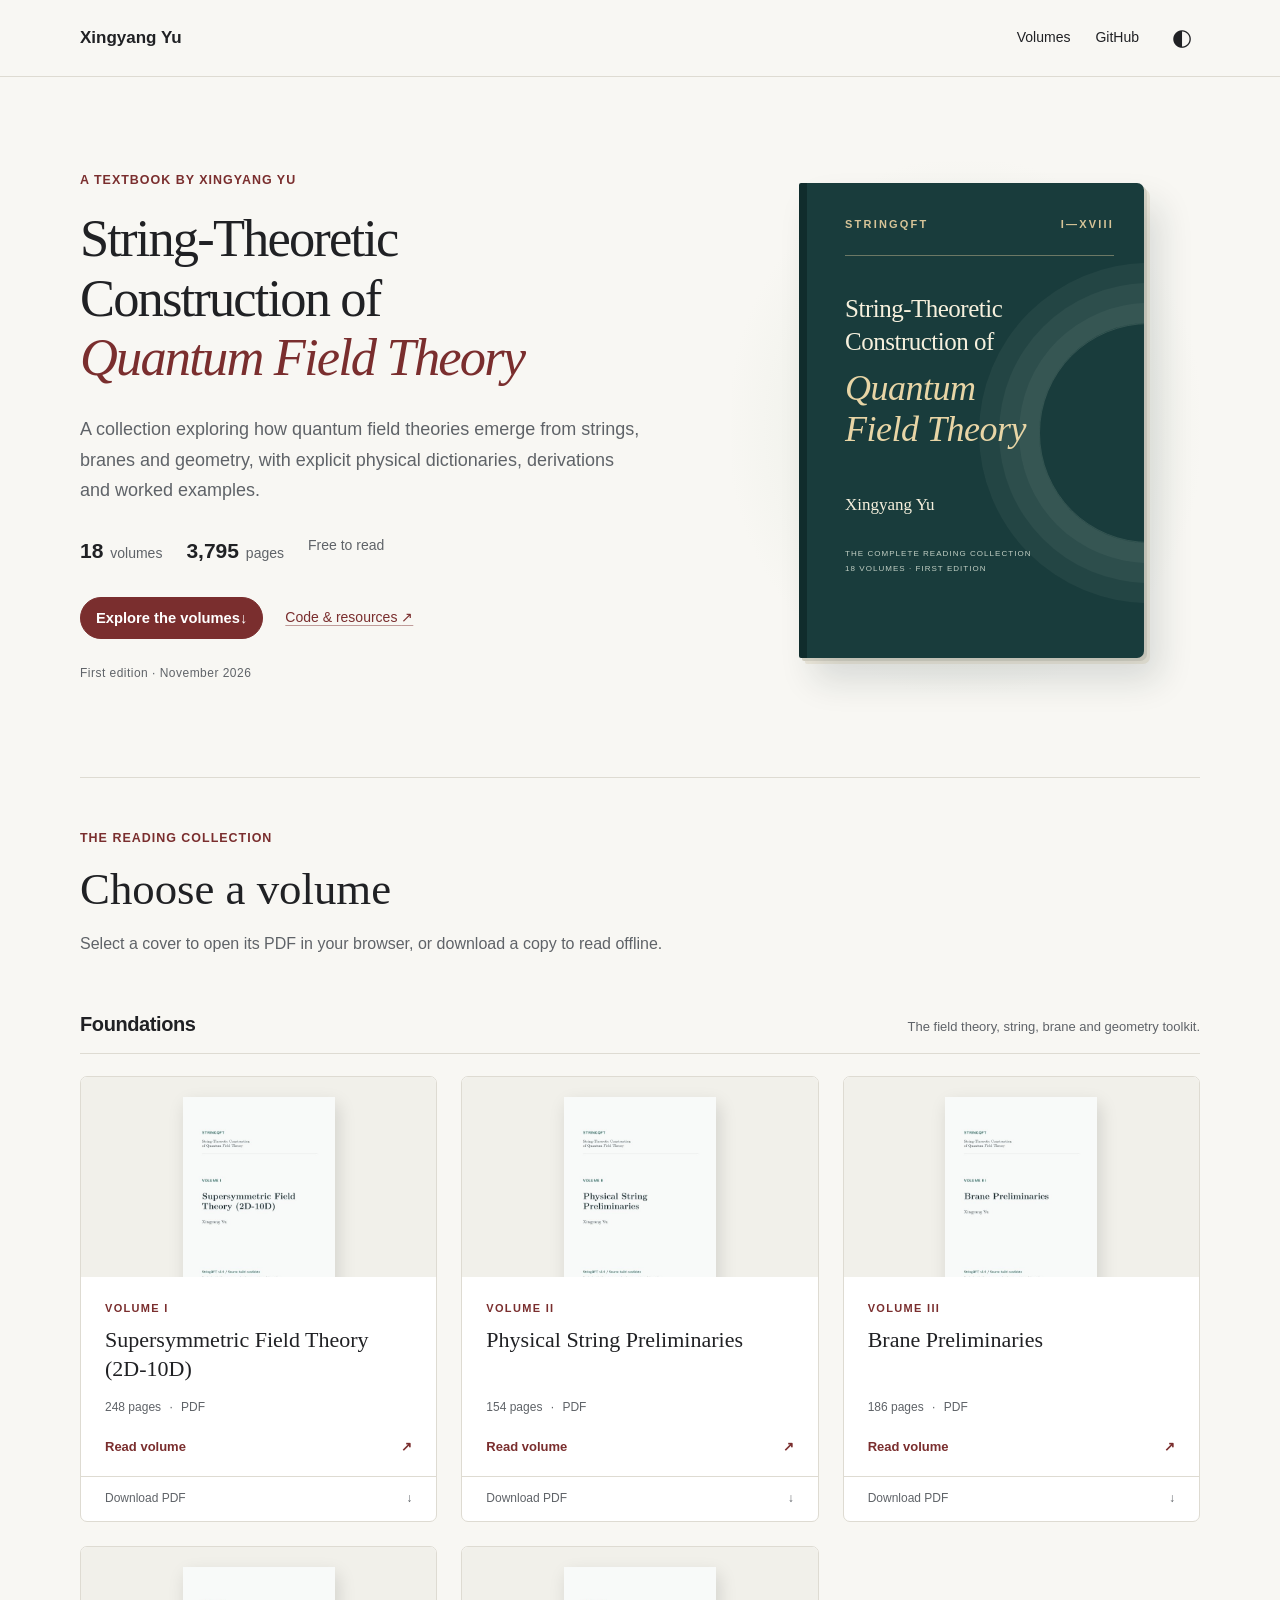
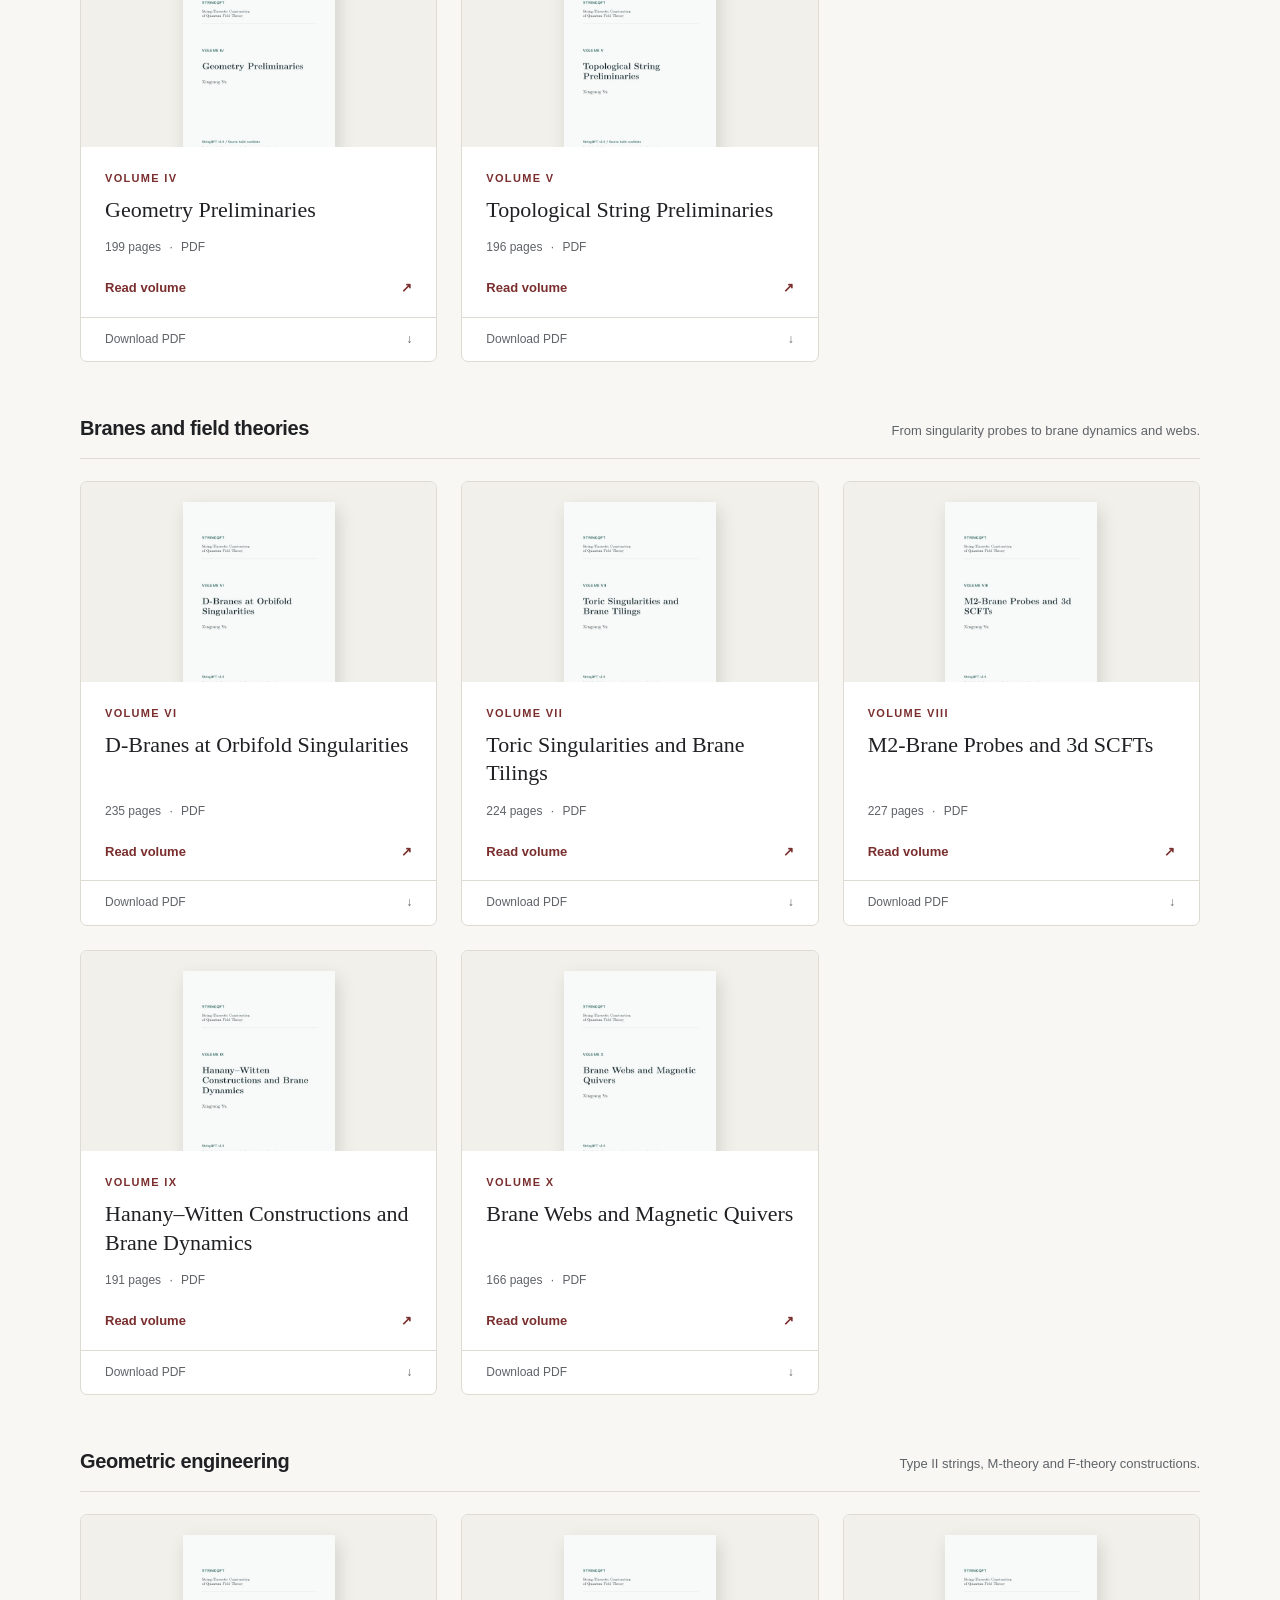
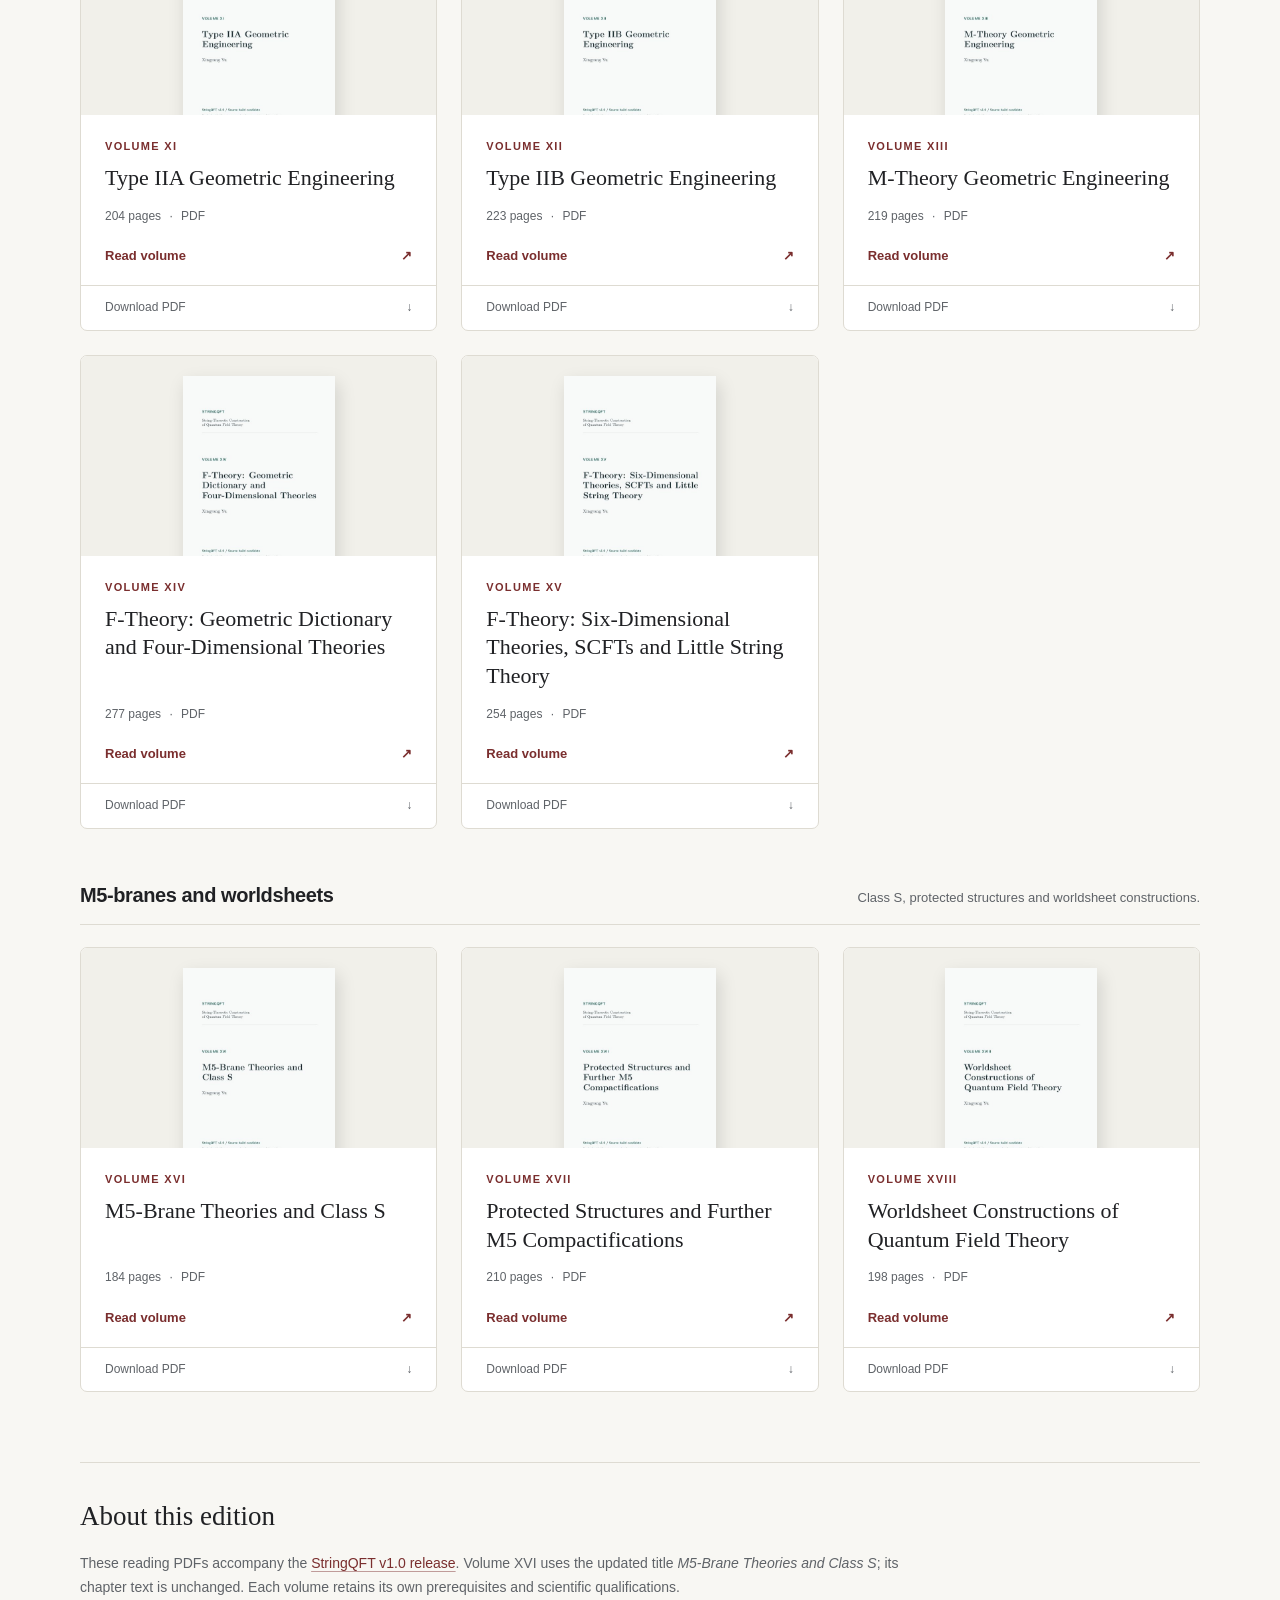
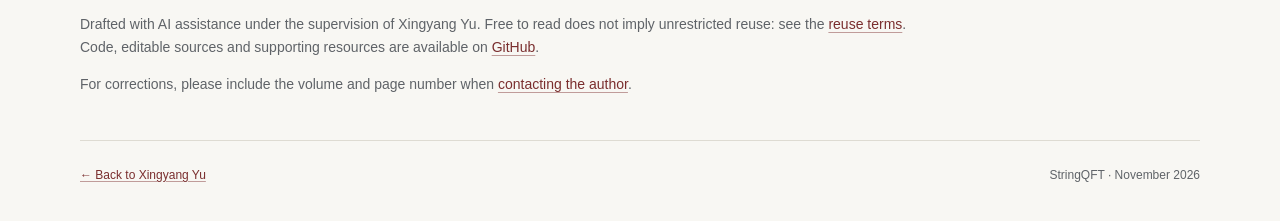
<file: textbook/index.html>
<!doctype html>
<html lang="en"><head><meta charset="utf-8"><meta name="viewport" content="width=device-width, initial-scale=1"><title>StringQFT — String-Theoretic Construction of Quantum Field Theory | Xingyang Yu</title><meta name="description" content="Read StringQFT by Xingyang Yu: 18 volumes on string-theoretic constructions of quantum field theory. Free online PDF reading and downloads."><link rel="canonical" href="https://xingyangyu.com/textbook/"><meta property="og:title" content="StringQFT — String-Theoretic Construction of Quantum Field Theory"><meta property="og:description" content="18 volumes · 3,795 pages · Read online or download each volume."><meta property="og:type" content="website"><meta property="og:url" content="https://xingyangyu.com/textbook/"><meta property="og:image" content="https://xingyangyu.com/textbook/covers/I.jpg"><link rel="stylesheet" href="../styles.css"><link rel="stylesheet" href="textbook.css"><script>try{const t=localStorage.getItem('theme');if(t==='dark'||t==='light')document.documentElement.dataset.theme=t;}catch(e){}</script></head>
<body><a class="skip-link" href="#main">Skip to content</a><header class="reading-header"><div class="container reading-nav"><a class="reading-brand" href="../">Xingyang Yu</a><nav aria-label="Reading navigation"><a href="#volumes">Volumes</a><a href="https://github.com/xingyang-yu/StringQFT">GitHub</a><button id="theme-switch" type="button" aria-label="Switch color theme">◐</button></nav></div></header>
<main id="main"><section class="book-hero container" aria-labelledby="book-title"><div class="hero-intro"><p class="eyebrow">A textbook by Xingyang Yu</p><h1 id="book-title">String-Theoretic<br>Construction of<br><em>Quantum Field Theory</em></h1><p class="book-summary">A collection exploring how quantum field theories emerge from strings, branes and geometry, with explicit physical dictionaries, derivations and worked examples.</p><div class="book-stats"><span><strong>18</strong> volumes</span><span><strong>3,795</strong> pages</span><span>Free to read</span></div><div class="hero-actions"><a class="button primary" href="#volumes">Explore the volumes <span aria-hidden="true">↓</span></a><a class="text-link" href="https://github.com/xingyang-yu/StringQFT">Code &amp; resources <span aria-hidden="true">↗</span></a></div><p class="edition-note">First edition · November 2026</p></div><div class="book-display"><div class="series-cover" role="img" aria-label="StringQFT book cover: String-Theoretic Construction of Quantum Field Theory, by Xingyang Yu"><div class="cover-imprint">STRINGQFT <span>I—XVIII</span></div><div class="cover-rule"></div><div class="cover-title">String-Theoretic<br>Construction of<br><i>Quantum<br>Field Theory</i></div><div class="cover-lines" aria-hidden="true"></div><div class="cover-author">Xingyang Yu</div><div class="cover-foot">THE COMPLETE READING COLLECTION<br>18 VOLUMES · FIRST EDITION</div></div></div></section>
<div class="collection container" id="volumes"><div class="collection-heading"><p class="eyebrow">The reading collection</p><h2>Choose a volume</h2><p>Select a cover to open its PDF in your browser, or download a copy to read offline.</p></div><section class="volume-group" aria-labelledby="group-I"><div class="group-heading"><h2 id="group-I">Foundations</h2><p>The field theory, string, brane and geometry toolkit.</p></div><div class="volume-grid"><article class="volume-card"><a class="volume-read" href="pdf/StringQFT_Volume_I.pdf" aria-label="Read Volume I: Supersymmetric Field Theory (2D-10D) (PDF)"><div class="cover-well"><img src="covers/I.jpg" alt="" width="458" height="650" loading="lazy" decoding="async"></div><div class="volume-copy"><span class="volume-number">Volume I</span><h3>Supersymmetric Field Theory (2D-10D)</h3><p class="volume-meta">248 pages <span aria-hidden="true">·</span> PDF</p><span class="read-label">Read volume <span aria-hidden="true">↗</span></span></div></a><a class="download-link" href="pdf/StringQFT_Volume_I.pdf" download aria-label="Download Volume I PDF">Download PDF <span aria-hidden="true">↓</span></a></article><article class="volume-card"><a class="volume-read" href="pdf/StringQFT_Volume_II.pdf" aria-label="Read Volume II: Physical String Preliminaries (PDF)"><div class="cover-well"><img src="covers/II.jpg" alt="" width="458" height="650" loading="lazy" decoding="async"></div><div class="volume-copy"><span class="volume-number">Volume II</span><h3>Physical String Preliminaries</h3><p class="volume-meta">154 pages <span aria-hidden="true">·</span> PDF</p><span class="read-label">Read volume <span aria-hidden="true">↗</span></span></div></a><a class="download-link" href="pdf/StringQFT_Volume_II.pdf" download aria-label="Download Volume II PDF">Download PDF <span aria-hidden="true">↓</span></a></article><article class="volume-card"><a class="volume-read" href="pdf/StringQFT_Volume_III.pdf" aria-label="Read Volume III: Brane Preliminaries (PDF)"><div class="cover-well"><img src="covers/III.jpg" alt="" width="458" height="650" loading="lazy" decoding="async"></div><div class="volume-copy"><span class="volume-number">Volume III</span><h3>Brane Preliminaries</h3><p class="volume-meta">186 pages <span aria-hidden="true">·</span> PDF</p><span class="read-label">Read volume <span aria-hidden="true">↗</span></span></div></a><a class="download-link" href="pdf/StringQFT_Volume_III.pdf" download aria-label="Download Volume III PDF">Download PDF <span aria-hidden="true">↓</span></a></article><article class="volume-card"><a class="volume-read" href="pdf/StringQFT_Volume_IV.pdf" aria-label="Read Volume IV: Geometry Preliminaries (PDF)"><div class="cover-well"><img src="covers/IV.jpg" alt="" width="458" height="650" loading="lazy" decoding="async"></div><div class="volume-copy"><span class="volume-number">Volume IV</span><h3>Geometry Preliminaries</h3><p class="volume-meta">199 pages <span aria-hidden="true">·</span> PDF</p><span class="read-label">Read volume <span aria-hidden="true">↗</span></span></div></a><a class="download-link" href="pdf/StringQFT_Volume_IV.pdf" download aria-label="Download Volume IV PDF">Download PDF <span aria-hidden="true">↓</span></a></article><article class="volume-card"><a class="volume-read" href="pdf/StringQFT_Volume_V.pdf" aria-label="Read Volume V: Topological String Preliminaries (PDF)"><div class="cover-well"><img src="covers/V.jpg" alt="" width="458" height="650" loading="lazy" decoding="async"></div><div class="volume-copy"><span class="volume-number">Volume V</span><h3>Topological String Preliminaries</h3><p class="volume-meta">196 pages <span aria-hidden="true">·</span> PDF</p><span class="read-label">Read volume <span aria-hidden="true">↗</span></span></div></a><a class="download-link" href="pdf/StringQFT_Volume_V.pdf" download aria-label="Download Volume V PDF">Download PDF <span aria-hidden="true">↓</span></a></article></div></section><section class="volume-group" aria-labelledby="group-VI"><div class="group-heading"><h2 id="group-VI">Branes and field theories</h2><p>From singularity probes to brane dynamics and webs.</p></div><div class="volume-grid"><article class="volume-card"><a class="volume-read" href="pdf/StringQFT_Volume_VI.pdf" aria-label="Read Volume VI: D-Branes at Orbifold Singularities (PDF)"><div class="cover-well"><img src="covers/VI.jpg" alt="" width="458" height="650" loading="lazy" decoding="async"></div><div class="volume-copy"><span class="volume-number">Volume VI</span><h3>D-Branes at Orbifold Singularities</h3><p class="volume-meta">235 pages <span aria-hidden="true">·</span> PDF</p><span class="read-label">Read volume <span aria-hidden="true">↗</span></span></div></a><a class="download-link" href="pdf/StringQFT_Volume_VI.pdf" download aria-label="Download Volume VI PDF">Download PDF <span aria-hidden="true">↓</span></a></article><article class="volume-card"><a class="volume-read" href="pdf/StringQFT_Volume_VII.pdf" aria-label="Read Volume VII: Toric Singularities and Brane Tilings (PDF)"><div class="cover-well"><img src="covers/VII.jpg" alt="" width="458" height="650" loading="lazy" decoding="async"></div><div class="volume-copy"><span class="volume-number">Volume VII</span><h3>Toric Singularities and Brane Tilings</h3><p class="volume-meta">224 pages <span aria-hidden="true">·</span> PDF</p><span class="read-label">Read volume <span aria-hidden="true">↗</span></span></div></a><a class="download-link" href="pdf/StringQFT_Volume_VII.pdf" download aria-label="Download Volume VII PDF">Download PDF <span aria-hidden="true">↓</span></a></article><article class="volume-card"><a class="volume-read" href="pdf/StringQFT_Volume_VIII.pdf" aria-label="Read Volume VIII: M2-Brane Probes and 3d SCFTs (PDF)"><div class="cover-well"><img src="covers/VIII.jpg" alt="" width="458" height="650" loading="lazy" decoding="async"></div><div class="volume-copy"><span class="volume-number">Volume VIII</span><h3>M2-Brane Probes and 3d SCFTs</h3><p class="volume-meta">227 pages <span aria-hidden="true">·</span> PDF</p><span class="read-label">Read volume <span aria-hidden="true">↗</span></span></div></a><a class="download-link" href="pdf/StringQFT_Volume_VIII.pdf" download aria-label="Download Volume VIII PDF">Download PDF <span aria-hidden="true">↓</span></a></article><article class="volume-card"><a class="volume-read" href="pdf/StringQFT_Volume_IX.pdf" aria-label="Read Volume IX: Hanany–Witten Constructions and Brane Dynamics (PDF)"><div class="cover-well"><img src="covers/IX.jpg" alt="" width="458" height="650" loading="lazy" decoding="async"></div><div class="volume-copy"><span class="volume-number">Volume IX</span><h3>Hanany–Witten Constructions and Brane Dynamics</h3><p class="volume-meta">191 pages <span aria-hidden="true">·</span> PDF</p><span class="read-label">Read volume <span aria-hidden="true">↗</span></span></div></a><a class="download-link" href="pdf/StringQFT_Volume_IX.pdf" download aria-label="Download Volume IX PDF">Download PDF <span aria-hidden="true">↓</span></a></article><article class="volume-card"><a class="volume-read" href="pdf/StringQFT_Volume_X.pdf" aria-label="Read Volume X: Brane Webs and Magnetic Quivers (PDF)"><div class="cover-well"><img src="covers/X.jpg" alt="" width="458" height="650" loading="lazy" decoding="async"></div><div class="volume-copy"><span class="volume-number">Volume X</span><h3>Brane Webs and Magnetic Quivers</h3><p class="volume-meta">166 pages <span aria-hidden="true">·</span> PDF</p><span class="read-label">Read volume <span aria-hidden="true">↗</span></span></div></a><a class="download-link" href="pdf/StringQFT_Volume_X.pdf" download aria-label="Download Volume X PDF">Download PDF <span aria-hidden="true">↓</span></a></article></div></section><section class="volume-group" aria-labelledby="group-XI"><div class="group-heading"><h2 id="group-XI">Geometric engineering</h2><p>Type II strings, M-theory and F-theory constructions.</p></div><div class="volume-grid"><article class="volume-card"><a class="volume-read" href="pdf/StringQFT_Volume_XI.pdf" aria-label="Read Volume XI: Type IIA Geometric Engineering (PDF)"><div class="cover-well"><img src="covers/XI.jpg" alt="" width="458" height="650" loading="lazy" decoding="async"></div><div class="volume-copy"><span class="volume-number">Volume XI</span><h3>Type IIA Geometric Engineering</h3><p class="volume-meta">204 pages <span aria-hidden="true">·</span> PDF</p><span class="read-label">Read volume <span aria-hidden="true">↗</span></span></div></a><a class="download-link" href="pdf/StringQFT_Volume_XI.pdf" download aria-label="Download Volume XI PDF">Download PDF <span aria-hidden="true">↓</span></a></article><article class="volume-card"><a class="volume-read" href="pdf/StringQFT_Volume_XII.pdf" aria-label="Read Volume XII: Type IIB Geometric Engineering (PDF)"><div class="cover-well"><img src="covers/XII.jpg" alt="" width="458" height="650" loading="lazy" decoding="async"></div><div class="volume-copy"><span class="volume-number">Volume XII</span><h3>Type IIB Geometric Engineering</h3><p class="volume-meta">223 pages <span aria-hidden="true">·</span> PDF</p><span class="read-label">Read volume <span aria-hidden="true">↗</span></span></div></a><a class="download-link" href="pdf/StringQFT_Volume_XII.pdf" download aria-label="Download Volume XII PDF">Download PDF <span aria-hidden="true">↓</span></a></article><article class="volume-card"><a class="volume-read" href="pdf/StringQFT_Volume_XIII.pdf" aria-label="Read Volume XIII: M-Theory Geometric Engineering (PDF)"><div class="cover-well"><img src="covers/XIII.jpg" alt="" width="458" height="650" loading="lazy" decoding="async"></div><div class="volume-copy"><span class="volume-number">Volume XIII</span><h3>M-Theory Geometric Engineering</h3><p class="volume-meta">219 pages <span aria-hidden="true">·</span> PDF</p><span class="read-label">Read volume <span aria-hidden="true">↗</span></span></div></a><a class="download-link" href="pdf/StringQFT_Volume_XIII.pdf" download aria-label="Download Volume XIII PDF">Download PDF <span aria-hidden="true">↓</span></a></article><article class="volume-card"><a class="volume-read" href="pdf/StringQFT_Volume_XIV.pdf" aria-label="Read Volume XIV: F-Theory: Geometric Dictionary and Four-Dimensional Theories (PDF)"><div class="cover-well"><img src="covers/XIV.jpg" alt="" width="458" height="650" loading="lazy" decoding="async"></div><div class="volume-copy"><span class="volume-number">Volume XIV</span><h3>F-Theory: Geometric Dictionary and Four-Dimensional Theories</h3><p class="volume-meta">277 pages <span aria-hidden="true">·</span> PDF</p><span class="read-label">Read volume <span aria-hidden="true">↗</span></span></div></a><a class="download-link" href="pdf/StringQFT_Volume_XIV.pdf" download aria-label="Download Volume XIV PDF">Download PDF <span aria-hidden="true">↓</span></a></article><article class="volume-card"><a class="volume-read" href="pdf/StringQFT_Volume_XV.pdf" aria-label="Read Volume XV: F-Theory: Six-Dimensional Theories, SCFTs and Little String Theory (PDF)"><div class="cover-well"><img src="covers/XV.jpg" alt="" width="458" height="650" loading="lazy" decoding="async"></div><div class="volume-copy"><span class="volume-number">Volume XV</span><h3>F-Theory: Six-Dimensional Theories, SCFTs and Little String Theory</h3><p class="volume-meta">254 pages <span aria-hidden="true">·</span> PDF</p><span class="read-label">Read volume <span aria-hidden="true">↗</span></span></div></a><a class="download-link" href="pdf/StringQFT_Volume_XV.pdf" download aria-label="Download Volume XV PDF">Download PDF <span aria-hidden="true">↓</span></a></article></div></section><section class="volume-group" aria-labelledby="group-XVI"><div class="group-heading"><h2 id="group-XVI">M5-branes and worldsheets</h2><p>Class S, protected structures and worldsheet constructions.</p></div><div class="volume-grid"><article class="volume-card"><a class="volume-read" href="pdf/StringQFT_Volume_XVI.pdf" aria-label="Read Volume XVI: M5-Brane Theories and Class S (PDF)"><div class="cover-well"><img src="covers/XVI.jpg" alt="" width="458" height="650" loading="lazy" decoding="async"></div><div class="volume-copy"><span class="volume-number">Volume XVI</span><h3>M5-Brane Theories and Class S</h3><p class="volume-meta">184 pages <span aria-hidden="true">·</span> PDF</p><span class="read-label">Read volume <span aria-hidden="true">↗</span></span></div></a><a class="download-link" href="pdf/StringQFT_Volume_XVI.pdf" download aria-label="Download Volume XVI PDF">Download PDF <span aria-hidden="true">↓</span></a></article><article class="volume-card"><a class="volume-read" href="pdf/StringQFT_Volume_XVII.pdf" aria-label="Read Volume XVII: Protected Structures and Further M5 Compactifications (PDF)"><div class="cover-well"><img src="covers/XVII.jpg" alt="" width="458" height="650" loading="lazy" decoding="async"></div><div class="volume-copy"><span class="volume-number">Volume XVII</span><h3>Protected Structures and Further M5 Compactifications</h3><p class="volume-meta">210 pages <span aria-hidden="true">·</span> PDF</p><span class="read-label">Read volume <span aria-hidden="true">↗</span></span></div></a><a class="download-link" href="pdf/StringQFT_Volume_XVII.pdf" download aria-label="Download Volume XVII PDF">Download PDF <span aria-hidden="true">↓</span></a></article><article class="volume-card"><a class="volume-read" href="pdf/StringQFT_Volume_XVIII.pdf" aria-label="Read Volume XVIII: Worldsheet Constructions of Quantum Field Theory (PDF)"><div class="cover-well"><img src="covers/XVIII.jpg" alt="" width="458" height="650" loading="lazy" decoding="async"></div><div class="volume-copy"><span class="volume-number">Volume XVIII</span><h3>Worldsheet Constructions of Quantum Field Theory</h3><p class="volume-meta">198 pages <span aria-hidden="true">·</span> PDF</p><span class="read-label">Read volume <span aria-hidden="true">↗</span></span></div></a><a class="download-link" href="pdf/StringQFT_Volume_XVIII.pdf" download aria-label="Download Volume XVIII PDF">Download PDF <span aria-hidden="true">↓</span></a></article></div></section></div><section class="reading-notes container" aria-labelledby="notes-title"><h2 id="notes-title">About this edition</h2><p>These reading PDFs accompany the <a href="https://github.com/xingyang-yu/StringQFT/releases/tag/v1.0">StringQFT v1.0 release</a>. Volume XVI uses the updated title <em>M5-Brane Theories and Class S</em>; its chapter text is unchanged. Each volume retains its own prerequisites and scientific qualifications.</p><p>Drafted with AI assistance under the supervision of Xingyang Yu. Free to read does not imply unrestricted reuse: see the <a href="https://github.com/xingyang-yu/StringQFT/blob/main/RIGHTS.md">reuse terms</a>. Code, editable sources and supporting resources are available on <a href="https://github.com/xingyang-yu/StringQFT">GitHub</a>.</p><p>For corrections, please include the volume and page number when <a href="mailto:xingyangy@vt.edu">contacting the author</a>.</p></section></main><footer class="reading-footer container"><a href="../">← Back to Xingyang Yu</a><span>StringQFT · November 2026</span></footer><script>document.getElementById('theme-switch').addEventListener('click',function(){const t=document.documentElement.dataset.theme==='dark'?'light':'dark';document.documentElement.dataset.theme=t;try{localStorage.setItem('theme',t);}catch(e){}});</script></body></html>
</file>
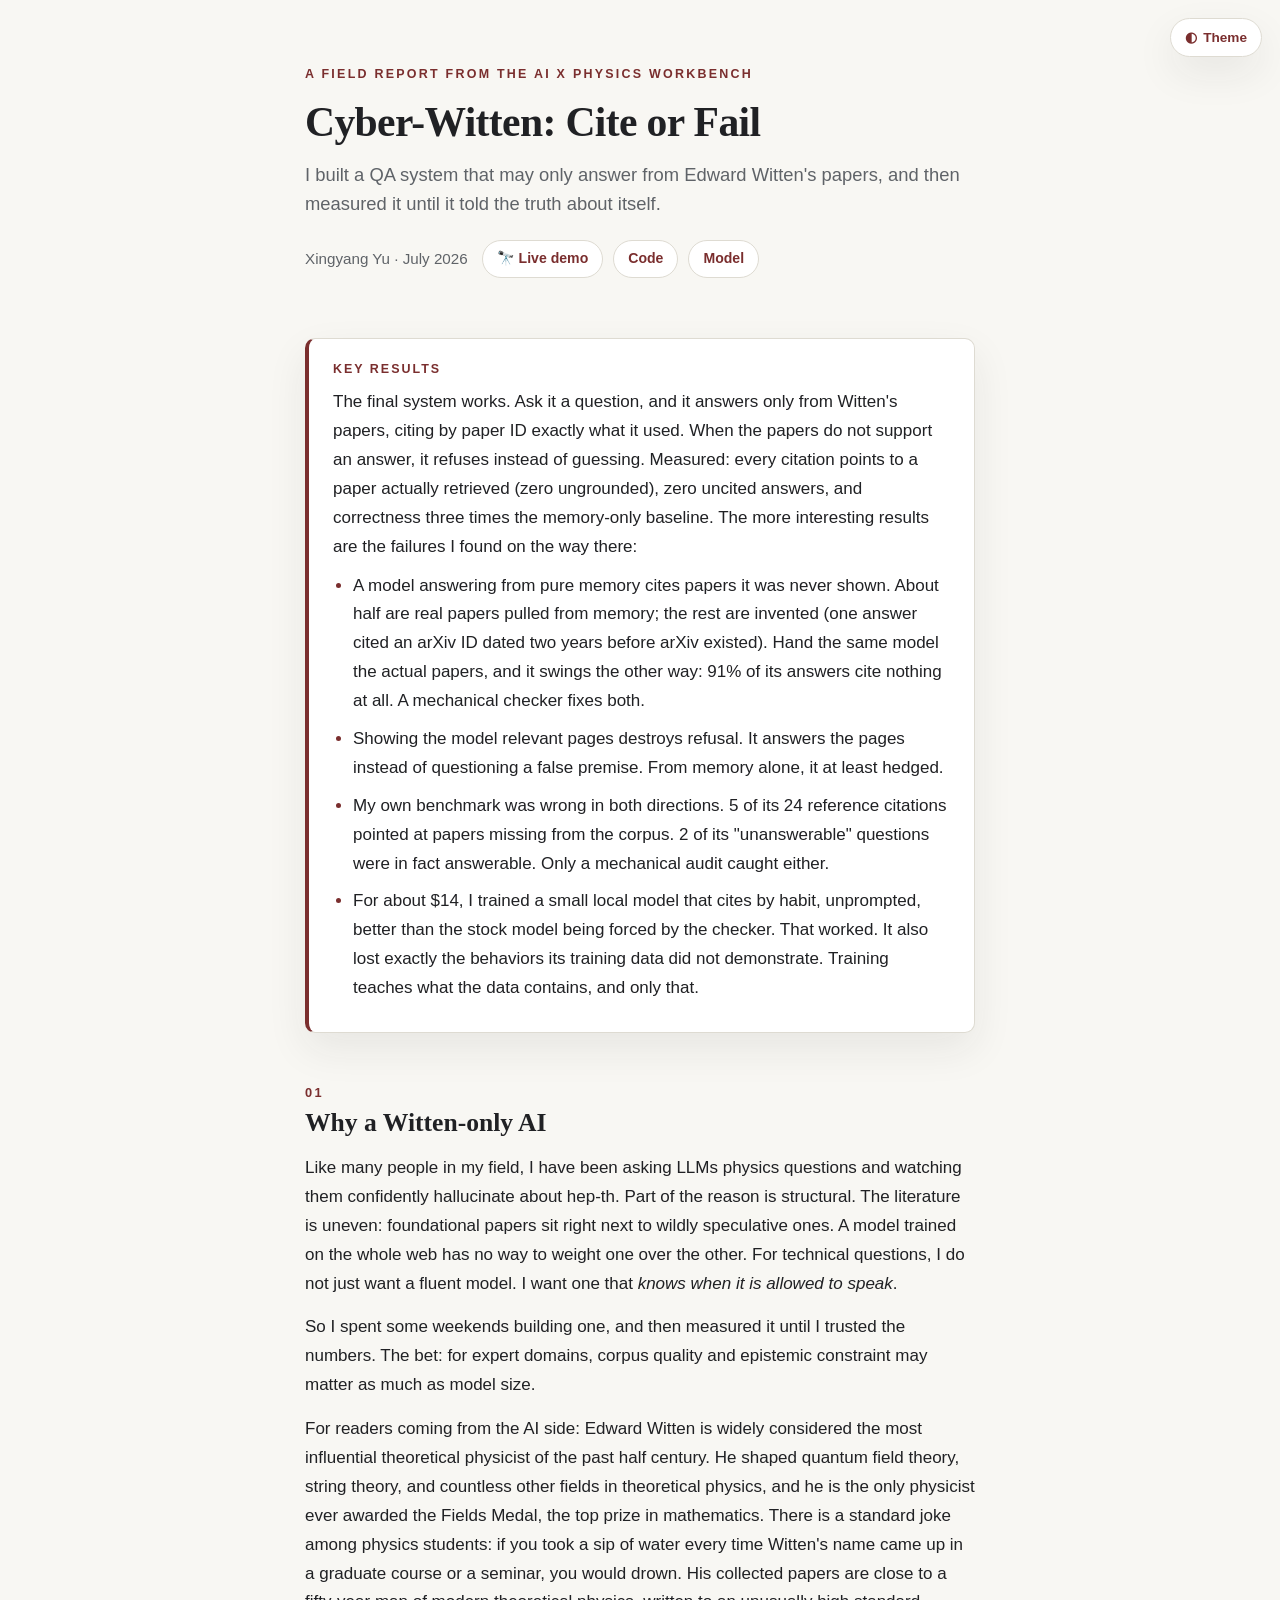
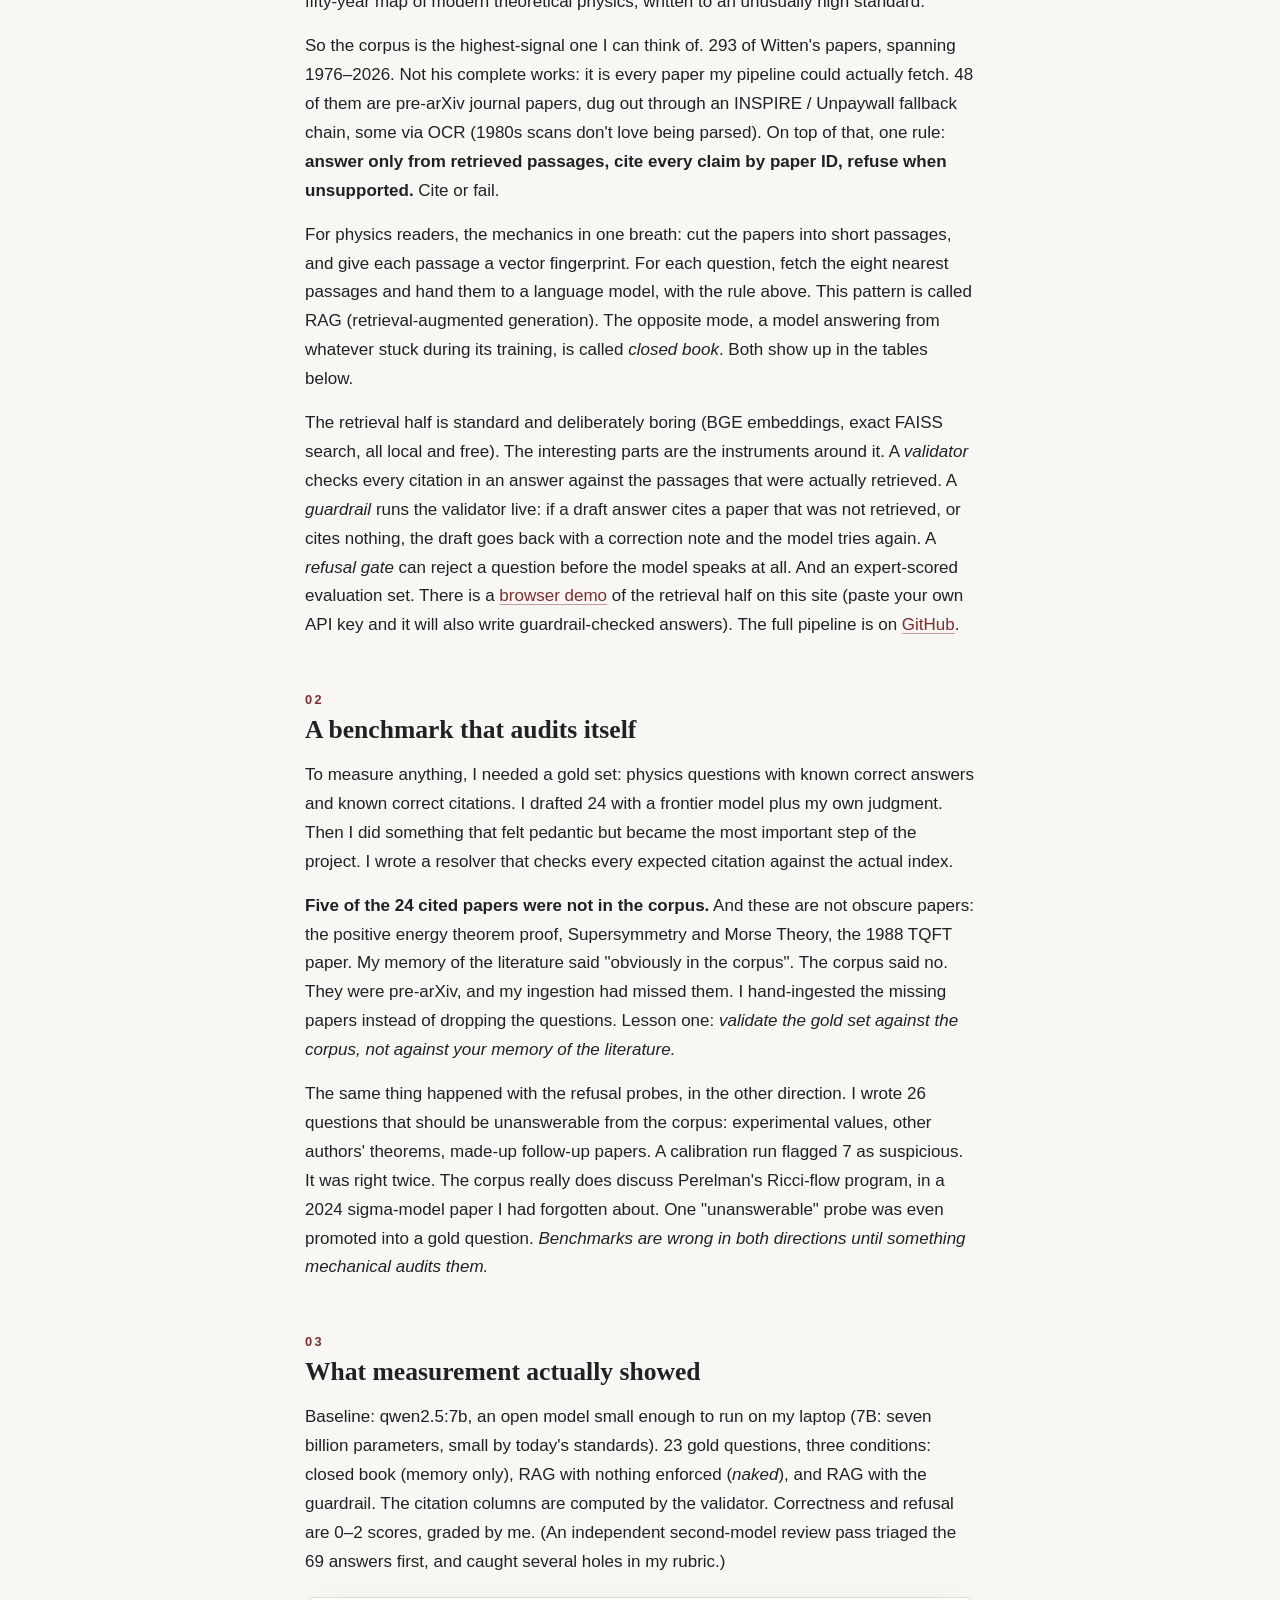
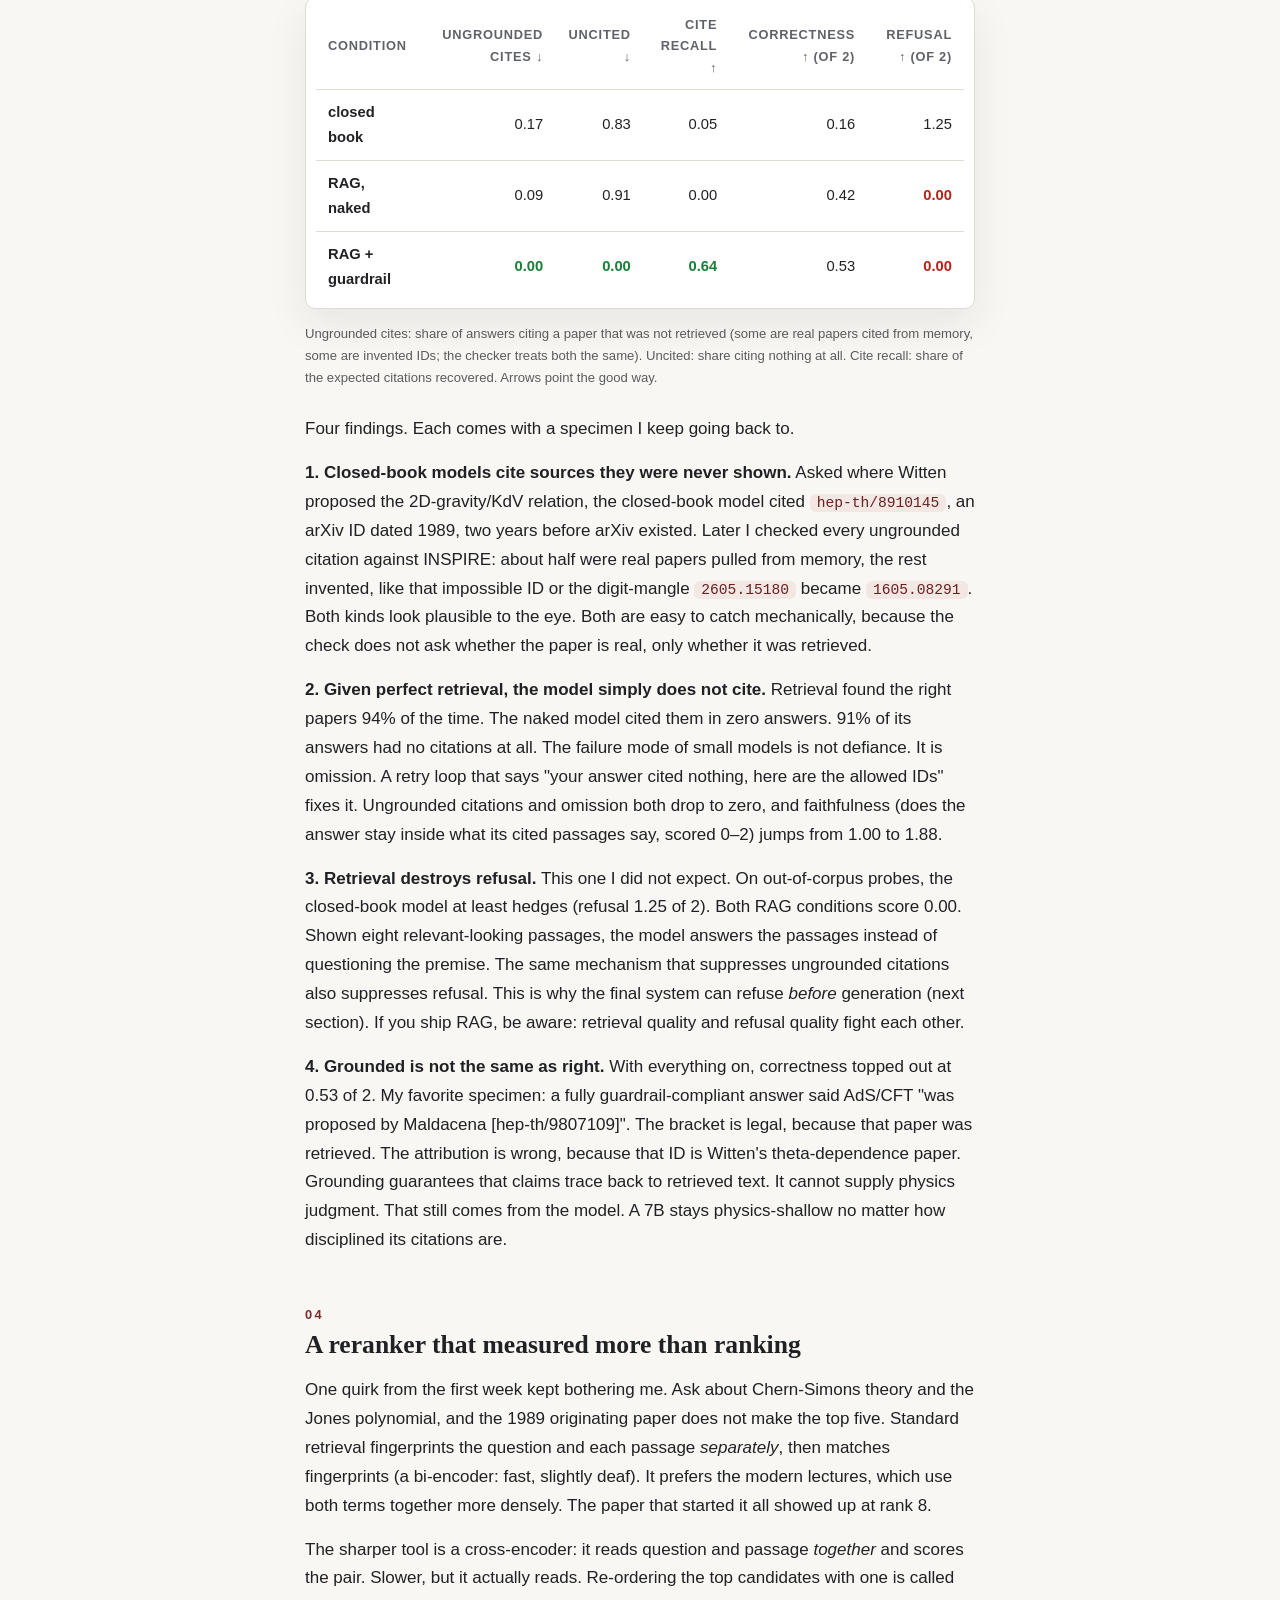
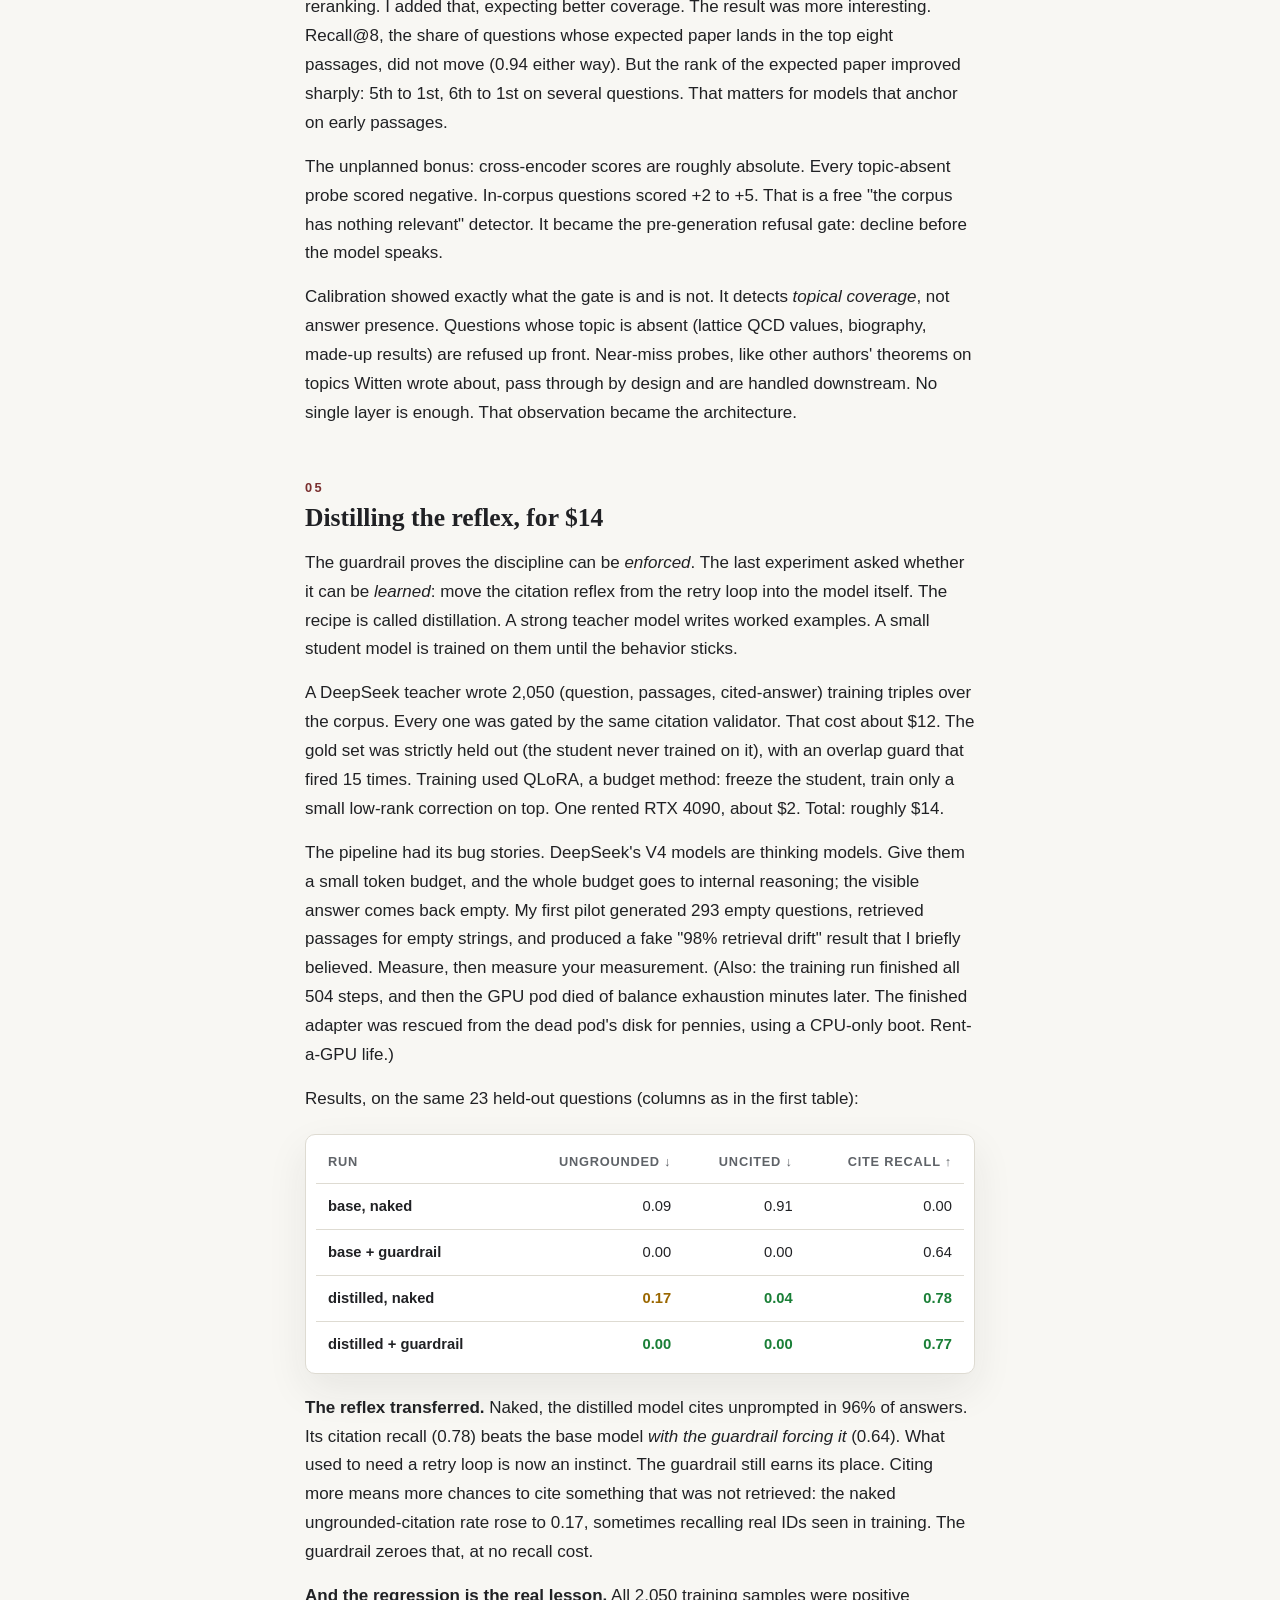
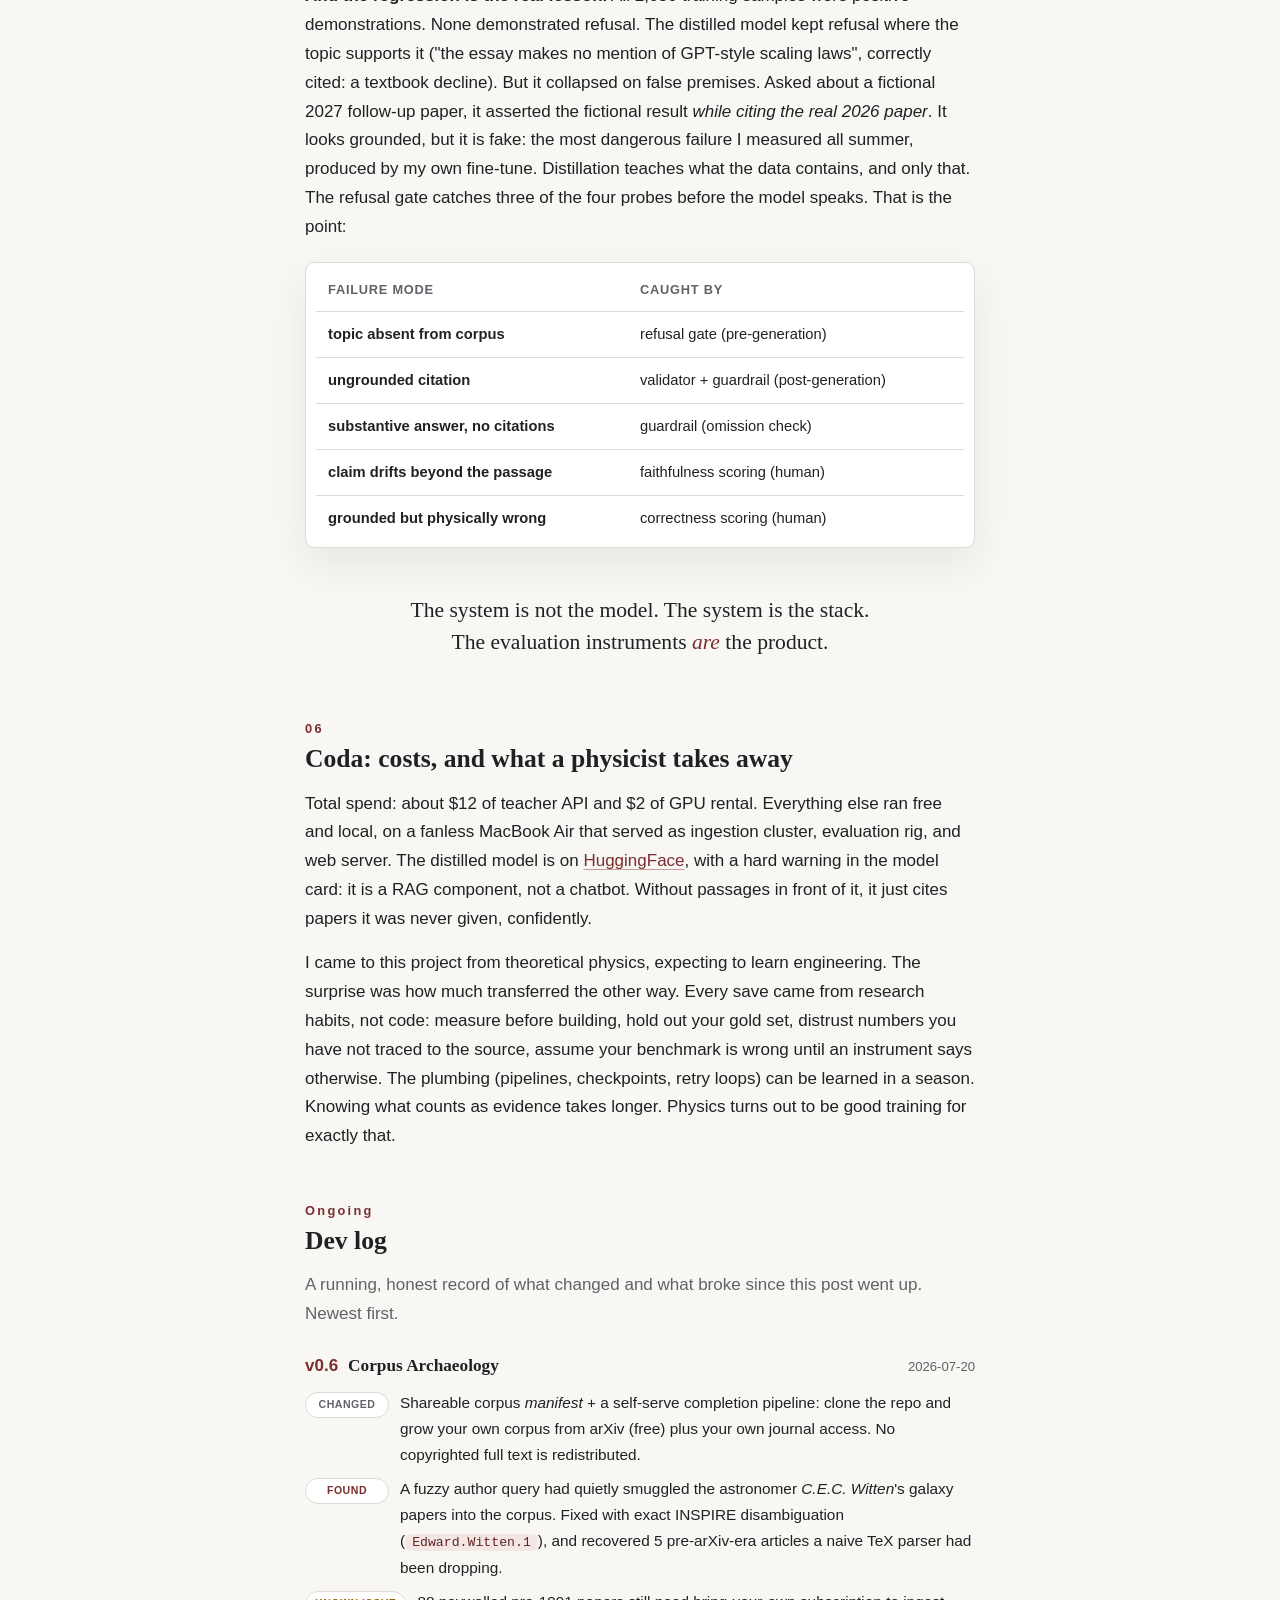
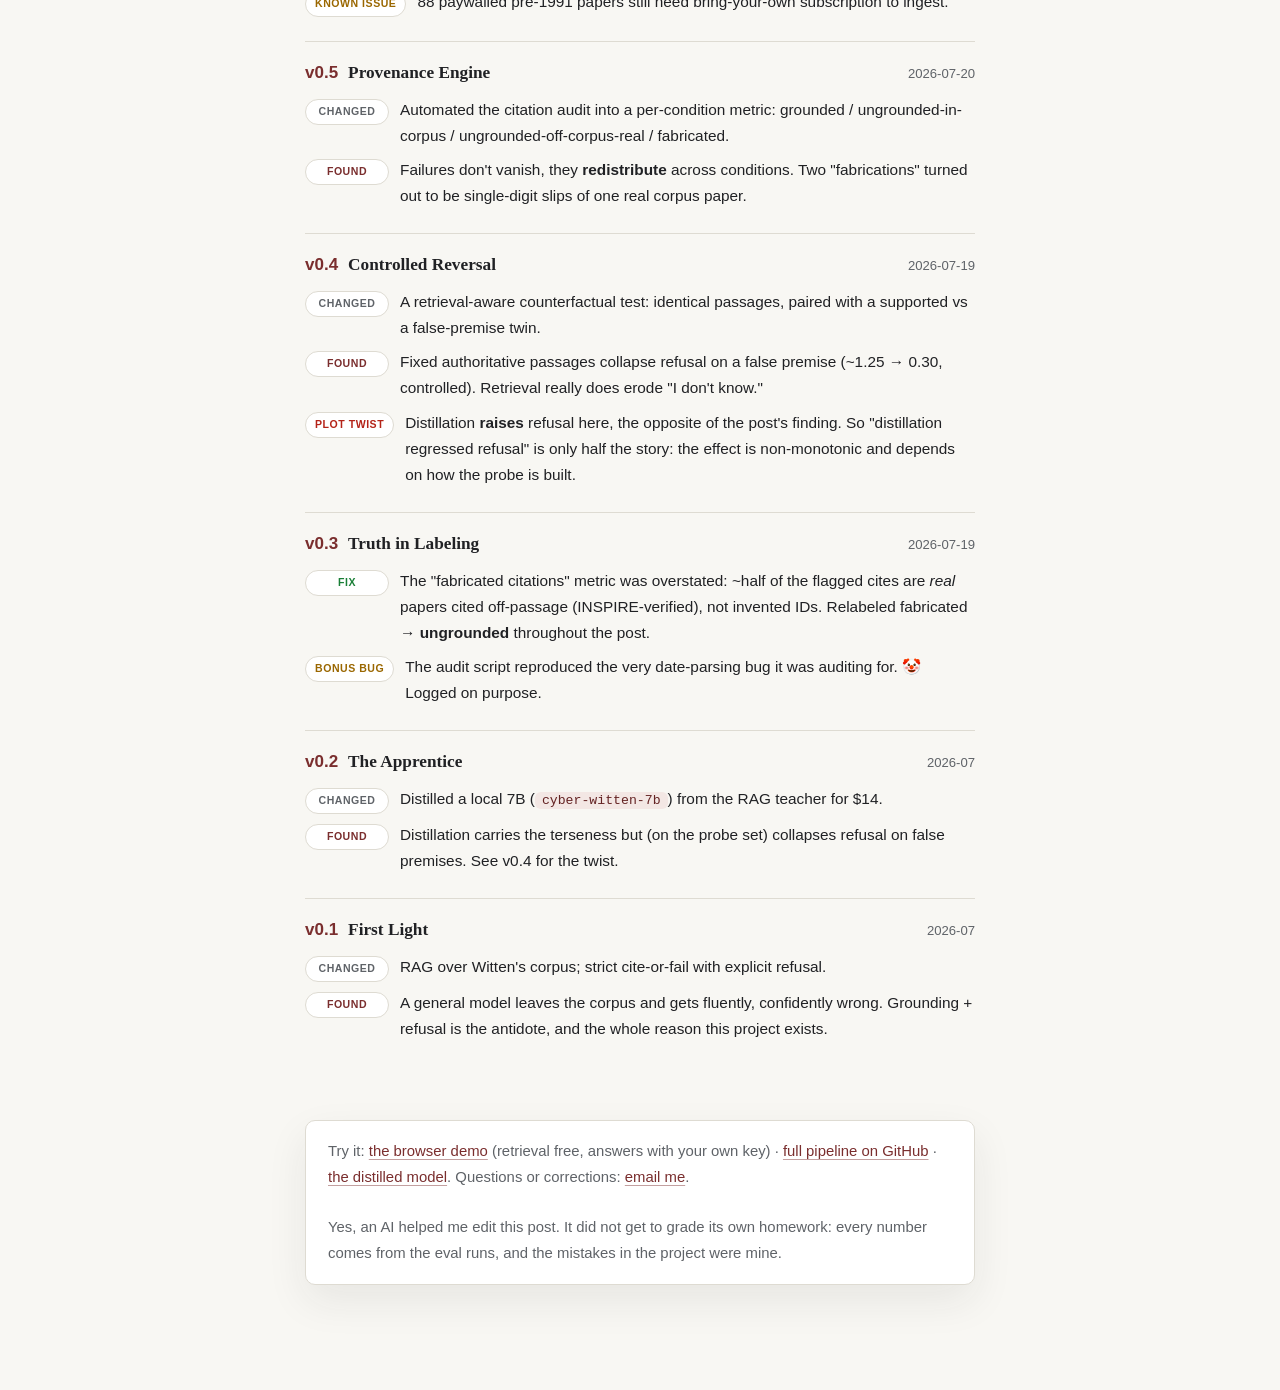
<file: blog/cyber-witten.html>
<!doctype html>
<html lang="en">
<head>
<meta charset="utf-8">
<meta name="viewport" content="width=device-width, initial-scale=1">
<title>Cyber-Witten: Cite or Fail · Xingyang Yu</title>
<meta name="description" content="I built a QA system that may only answer from Edward Witten's papers, cite every claim, and refuse otherwise. Then I measured it until it told the truth about itself.">
<meta property="og:type" content="article">
<meta property="og:title" content="Cyber-Witten: Cite or Fail">
<meta property="og:description" content="An AI that answers only from 293 of Witten's papers, cites every claim by paper ID, and refuses when unsupported. A field report: what measurement showed, and a $14 distillation.">
<meta property="og:url" content="https://xingyangyu.com/blog/cyber-witten.html">
<meta name="description" content="Building, measuring, and distilling a grounded physics QA system over Edward Witten's papers: what $14 and a citation validator taught me about LLM grounding.">
<link rel="icon" href="data:image/svg+xml,<svg xmlns=%22http://www.w3.org/2000/svg%22 viewBox=%220 0 100 100%22><text y=%22.9em%22 font-size=%2290%22>🔭</text></svg>">
<style>
  :root {
    color-scheme: light;
    --bg: #f8f7f3; --surface: #ffffff; --surface-soft: #f1f0ea;
    --text: #202124; --muted: #5f6368; --border: #dedbd2;
    --accent: #7a2e2e; --accent-strong: #642323; --accent-soft: #f3e7e4;
    --good: #1a7f37; --warn: #9a6700; --bad: #b42318;
    --shadow: 0 16px 40px rgba(32, 33, 36, 0.08);
  }
  :root[data-theme="dark"] {
    color-scheme: dark;
    --bg: #151719; --surface: #1f2225; --surface-soft: #191c1f;
    --text: #edeae3; --muted: #b5b0a8; --border: #353a3f;
    --accent: #d69a8f; --accent-strong: #efb5aa; --accent-soft: #342724;
    --good: #4ecb71; --warn: #e3b341; --bad: #ff8577;
    --shadow: 0 16px 40px rgba(0, 0, 0, 0.24);
  }
  @media (prefers-color-scheme: dark) {
    :root:not([data-theme="light"]) {
      color-scheme: dark;
      --bg: #151719; --surface: #1f2225; --surface-soft: #191c1f;
      --text: #edeae3; --muted: #b5b0a8; --border: #353a3f;
      --accent: #d69a8f; --accent-strong: #efb5aa; --accent-soft: #342724;
      --good: #4ecb71; --warn: #e3b341; --bad: #ff8577;
      --shadow: 0 16px 40px rgba(0, 0, 0, 0.24);
    }
  }
  .theme-toggle {
    position: fixed; top: 18px; right: 18px; z-index: 10;
    display: inline-flex; align-items: center; gap: 6px;
    padding: 7px 14px; border-radius: 999px; cursor: pointer;
    border: 1px solid var(--border); background: var(--surface); color: var(--accent);
    font: inherit; font-size: .85rem; font-weight: 600; box-shadow: var(--shadow);
    transition: border-color 160ms ease, background 160ms ease;
  }
  .theme-toggle:hover { border-color: var(--accent); background: var(--accent-soft); }
  * { box-sizing: border-box; }
  body {
    margin: 0; background: var(--bg); color: var(--text);
    font-family: -apple-system, BlinkMacSystemFont, "Segoe UI", Roboto, Helvetica, Arial, sans-serif;
    font-size: 17px; line-height: 1.7; text-rendering: optimizeLegibility;
  }
  .wrap { max-width: 42em; margin: 0 auto; padding: 0 22px 90px; }

  .hero { padding: 64px 0 8px; }
  .kicker {
    font-size: .78rem; letter-spacing: .18em; text-transform: uppercase;
    color: var(--accent); font-weight: 700; margin: 0 0 14px;
  }
  h1 {
    font-family: "New York", "Iowan Old Style", Georgia, "Times New Roman", serif;
    font-size: 2.6rem; line-height: 1.15; letter-spacing: -0.015em; margin: 0 0 14px;
  }
  .dek { font-size: 1.15rem; color: var(--muted); margin: 0 0 22px; line-height: 1.55; }
  .meta { display: flex; flex-wrap: wrap; gap: 10px; align-items: center; margin-bottom: 44px; }
  .meta .byline { color: var(--muted); font-size: .95rem; margin-right: 4px; }
  .meta a.chip {
    display: inline-block; padding: 6px 14px; border-radius: 999px;
    border: 1px solid var(--border); background: var(--surface);
    color: var(--accent); text-decoration: none; font-size: .88rem; font-weight: 600;
    transition: border-color 160ms ease, background 160ms ease;
  }
  .meta a.chip:hover { border-color: var(--accent); background: var(--accent-soft); }

  a { color: var(--accent); text-decoration-color: color-mix(in srgb, var(--accent) 45%, transparent); text-underline-offset: .18em; }
  a:hover { color: var(--accent-strong); }
  p { margin: 15px 0; }

  .keybox {
    background: var(--surface); border: 1px solid var(--border); border-left: 4px solid var(--accent);
    border-radius: 10px; box-shadow: var(--shadow); padding: 20px 24px; margin: 8px 0 20px;
  }
  .keybox .label {
    font-size: .78rem; letter-spacing: .16em; text-transform: uppercase;
    color: var(--accent); font-weight: 700; display: block; margin-bottom: 8px;
  }
  .keybox ul { margin: 10px 0 2px; padding-left: 20px; }
  .keybox li { margin: 9px 0; }
  .keybox li::marker { color: var(--accent); font-weight: 700; }

  h2 {
    font-family: "New York", "Iowan Old Style", Georgia, "Times New Roman", serif;
    font-size: 1.6rem; line-height: 1.25; margin: 52px 0 14px;
    counter-increment: sec;
  }
  h2::before {
    content: counter(sec, decimal-leading-zero);
    display: block; font-family: -apple-system, BlinkMacSystemFont, "Segoe UI", sans-serif;
    font-size: .8rem; letter-spacing: .18em; color: var(--accent); font-weight: 700; margin-bottom: 6px;
  }
  body { counter-reset: sec; }

  .tablewrap {
    overflow-x: auto; background: var(--surface); border: 1px solid var(--border);
    border-radius: 10px; box-shadow: var(--shadow); margin: 20px 0; padding: 6px 10px;
  }
  table { border-collapse: collapse; width: 100%; font-size: .92rem; }
  th, td { padding: 10px 12px; text-align: left; border-bottom: 1px solid var(--border); }
  tr:last-child td { border-bottom: none; }
  th { color: var(--muted); font-size: .8rem; letter-spacing: .06em; text-transform: uppercase; }
  td.num, th.num { text-align: right; font-variant-numeric: tabular-nums; }
  td:first-child { font-weight: 600; }

  code {
    background: var(--accent-soft); border-radius: 6px; padding: 1px 7px;
    font-size: .86em; color: var(--accent-strong);
    font-family: ui-monospace, SFMono-Regular, Menlo, Consolas, monospace;
  }
  .good { color: var(--good); font-weight: 700; } .warn { color: var(--warn); font-weight: 700; } .bad { color: var(--bad); font-weight: 700; }

  .pull {
    font-family: "New York", "Iowan Old Style", Georgia, serif;
    font-size: 1.35rem; line-height: 1.5; text-align: center;
    margin: 36px auto; padding: 10px 8px; max-width: 34em; color: var(--text);
  }
  .pull em { color: var(--accent); font-style: italic; }

  .foot {
    margin-top: 54px; background: var(--surface); border: 1px solid var(--border);
    border-radius: 10px; box-shadow: var(--shadow); padding: 18px 22px;
    color: var(--muted); font-size: .93rem;
  }
  .tablenote { font-size: 0.82rem; opacity: 0.72; margin: -0.4rem 0 1.6rem; }

  /* dev log */
  .devlog h2 { counter-increment: none; }
  .devlog h2::before { content: "Ongoing"; }
  .devlog .cl-sub { color: var(--muted); margin: 0 0 6px; }
  .rel { padding: 16px 0; border-bottom: 1px solid var(--border); }
  .rel:last-child { border-bottom: none; }
  .rel-head { display: flex; align-items: baseline; gap: 10px; flex-wrap: wrap; margin-bottom: 2px; }
  .rel-head .ver { font-weight: 700; color: var(--accent); font-variant-numeric: tabular-nums; }
  .rel-head .codename { font-family: "New York", "Iowan Old Style", Georgia, serif; font-weight: 600; font-size: 1.08rem; }
  .rel-head .rel-date { margin-left: auto; color: var(--muted); font-size: .82rem; font-variant-numeric: tabular-nums; }
  .rel ul { list-style: none; margin: 9px 0 0; padding: 0; }
  .rel li { display: flex; gap: 11px; align-items: baseline; margin: 8px 0; font-size: .96rem; }
  .rel li > span:last-child { flex: 1; }
  .tag { flex: none; min-width: 84px; text-align: center; font-size: .66rem; font-weight: 700;
    letter-spacing: .05em; text-transform: uppercase; padding: 3px 9px; border-radius: 999px;
    border: 1px solid var(--border); background: var(--surface); }
  .tag.changed { color: var(--muted); }
  .tag.found { color: var(--accent); }
  .tag.fix { color: var(--good); }
  .tag.known { color: var(--warn); }
  .tag.twist { color: var(--bad); }
</style>
<script>
  (function () {
    var t = localStorage.getItem("theme");
    if (t === "dark" || t === "light") document.documentElement.dataset.theme = t;
  })();
</script>
</head>
<body>
<button class="theme-toggle" type="button" aria-label="Switch theme">
  <span class="theme-icon" aria-hidden="true">◐</span><span>Theme</span>
</button>
<div class="wrap">

<header class="hero">
<p class="kicker">A field report from the AI x physics workbench</p>
<h1>Cyber-Witten: Cite or Fail</h1>
<p class="dek">I built a QA system that may only answer from Edward Witten's papers, and then measured it until it told the truth about itself.</p>
<div class="meta">
<span class="byline">Xingyang Yu · July 2026</span>
<a class="chip" href="/cyber-witten/">🔭 Live demo</a>
<a class="chip" href="https://github.com/xingyang-yu/cyber-witten" rel="noopener" target="_blank">Code</a>
<a class="chip" href="https://huggingface.co/xingyang-yu/cyber-witten-7b-GGUF" rel="noopener" target="_blank">Model</a>
</div>
</header>

<div class="keybox">
<span class="label">Key results</span>
The final system works. Ask it a question, and it answers only from Witten's papers, citing by paper ID exactly what it used. When the papers do not support an answer, it refuses instead of guessing. Measured: every citation points to a paper actually retrieved (zero ungrounded), zero uncited answers, and correctness three times the memory-only baseline. The more interesting results are the failures I found on the way there:
<ul>
<li>A model answering from pure memory cites papers it was never shown. About half are real papers pulled from memory; the rest are invented (one answer cited an arXiv ID dated two years before arXiv existed). Hand the same model the actual papers, and it swings the other way: 91% of its answers cite nothing at all. A mechanical checker fixes both.</li>
<li>Showing the model relevant pages destroys refusal. It answers the pages instead of questioning a false premise. From memory alone, it at least hedged.</li>
<li>My own benchmark was wrong in both directions. 5 of its 24 reference citations pointed at papers missing from the corpus. 2 of its "unanswerable" questions were in fact answerable. Only a mechanical audit caught either.</li>
<li>For about $14, I trained a small local model that cites by habit, unprompted, better than the stock model being forced by the checker. That worked. It also lost exactly the behaviors its training data did not demonstrate. Training teaches what the data contains, and only that.</li>
</ul>
</div>

<h2>Why a Witten-only AI</h2>

<p>Like many people in my field, I have been asking LLMs physics questions and watching them confidently hallucinate about hep-th. Part of the reason is structural. The literature is uneven: foundational papers sit right next to wildly speculative ones. A model trained on the whole web has no way to weight one over the other. For technical questions, I do not just want a fluent model. I want one that <em>knows when it is allowed to speak</em>.</p>

<p>So I spent some weekends building one, and then measured it until I trusted the numbers. The bet: for expert domains, corpus quality and epistemic constraint may matter as much as model size.</p>

<p>For readers coming from the AI side: Edward Witten is widely considered the most influential theoretical physicist of the past half century. He shaped quantum field theory, string theory, and countless other fields in theoretical physics, and he is the only physicist ever awarded the Fields Medal, the top prize in mathematics. There is a standard joke among physics students: if you took a sip of water every time Witten's name came up in a graduate course or a seminar, you would drown. His collected papers are close to a fifty-year map of modern theoretical physics, written to an unusually high standard.</p>

<p>So the corpus is the highest-signal one I can think of. 293 of Witten's papers, spanning 1976–2026. Not his complete works: it is every paper my pipeline could actually fetch. 48 of them are pre-arXiv journal papers, dug out through an INSPIRE / Unpaywall fallback chain, some via OCR (1980s scans don't love being parsed). On top of that, one rule: <strong>answer only from retrieved passages, cite every claim by paper ID, refuse when unsupported.</strong> Cite or fail.</p>

<p>For physics readers, the mechanics in one breath: cut the papers into short passages, and give each passage a vector fingerprint. For each question, fetch the eight nearest passages and hand them to a language model, with the rule above. This pattern is called RAG (retrieval-augmented generation). The opposite mode, a model answering from whatever stuck during its training, is called <em>closed book</em>. Both show up in the tables below.</p>

<p>The retrieval half is standard and deliberately boring (BGE embeddings, exact FAISS search, all local and free). The interesting parts are the instruments around it. A <em>validator</em> checks every citation in an answer against the passages that were actually retrieved. A <em>guardrail</em> runs the validator live: if a draft answer cites a paper that was not retrieved, or cites nothing, the draft goes back with a correction note and the model tries again. A <em>refusal gate</em> can reject a question before the model speaks at all. And an expert-scored evaluation set. There is a <a href="/cyber-witten/">browser demo</a> of the retrieval half on this site (paste your own API key and it will also write guardrail-checked answers). The full pipeline is on <a href="https://github.com/xingyang-yu/cyber-witten" rel="noopener" target="_blank">GitHub</a>.</p>

<h2>A benchmark that audits itself</h2>

<p>To measure anything, I needed a gold set: physics questions with known correct answers and known correct citations. I drafted 24 with a frontier model plus my own judgment. Then I did something that felt pedantic but became the most important step of the project. I wrote a resolver that checks every expected citation against the actual index.</p>

<p><strong>Five of the 24 cited papers were not in the corpus.</strong> And these are not obscure papers: the positive energy theorem proof, Supersymmetry and Morse Theory, the 1988 TQFT paper. My memory of the literature said "obviously in the corpus". The corpus said no. They were pre-arXiv, and my ingestion had missed them. I hand-ingested the missing papers instead of dropping the questions. Lesson one: <em>validate the gold set against the corpus, not against your memory of the literature.</em></p>

<p>The same thing happened with the refusal probes, in the other direction. I wrote 26 questions that should be unanswerable from the corpus: experimental values, other authors' theorems, made-up follow-up papers. A calibration run flagged 7 as suspicious. It was right twice. The corpus really does discuss Perelman's Ricci-flow program, in a 2024 sigma-model paper I had forgotten about. One "unanswerable" probe was even promoted into a gold question. <em>Benchmarks are wrong in both directions until something mechanical audits them.</em></p>

<h2>What measurement actually showed</h2>

<p>Baseline: qwen2.5:7b, an open model small enough to run on my laptop (7B: seven billion parameters, small by today's standards). 23 gold questions, three conditions: closed book (memory only), RAG with nothing enforced (<em>naked</em>), and RAG with the guardrail. The citation columns are computed by the validator. Correctness and refusal are 0–2 scores, graded by me. (An independent second-model review pass triaged the 69 answers first, and caught several holes in my rubric.)</p>

<div class="tablewrap">
<table>
<tr><th>condition</th><th class="num">ungrounded cites ↓</th><th class="num">uncited ↓</th><th class="num">cite recall ↑</th><th class="num">correctness ↑ (of 2)</th><th class="num">refusal ↑ (of 2)</th></tr>
<tr><td>closed book</td><td class="num">0.17</td><td class="num">0.83</td><td class="num">0.05</td><td class="num">0.16</td><td class="num">1.25</td></tr>
<tr><td>RAG, naked</td><td class="num">0.09</td><td class="num">0.91</td><td class="num">0.00</td><td class="num">0.42</td><td class="num"><span class="bad">0.00</span></td></tr>
<tr><td>RAG + guardrail</td><td class="num"><span class="good">0.00</span></td><td class="num"><span class="good">0.00</span></td><td class="num"><span class="good">0.64</span></td><td class="num">0.53</td><td class="num"><span class="bad">0.00</span></td></tr>
</table>
</div>

<p class="tablenote">Ungrounded cites: share of answers citing a paper that was not retrieved (some are real papers cited from memory, some are invented IDs; the checker treats both the same). Uncited: share citing nothing at all. Cite recall: share of the expected citations recovered. Arrows point the good way.</p>

<p>Four findings. Each comes with a specimen I keep going back to.</p>

<p><strong>1. Closed-book models cite sources they were never shown.</strong> Asked where Witten proposed the 2D-gravity/KdV relation, the closed-book model cited <code>hep-th/8910145</code>, an arXiv ID dated 1989, two years before arXiv existed. Later I checked every ungrounded citation against INSPIRE: about half were real papers pulled from memory, the rest invented, like that impossible ID or the digit-mangle <code>2605.15180</code> became <code>1605.08291</code>. Both kinds look plausible to the eye. Both are easy to catch mechanically, because the check does not ask whether the paper is real, only whether it was retrieved.</p>

<p><strong>2. Given perfect retrieval, the model simply does not cite.</strong> Retrieval found the right papers 94% of the time. The naked model cited them in zero answers. 91% of its answers had no citations at all. The failure mode of small models is not defiance. It is omission. A retry loop that says "your answer cited nothing, here are the allowed IDs" fixes it. Ungrounded citations and omission both drop to zero, and faithfulness (does the answer stay inside what its cited passages say, scored 0–2) jumps from 1.00 to 1.88.</p>

<p><strong>3. Retrieval destroys refusal.</strong> This one I did not expect. On out-of-corpus probes, the closed-book model at least hedges (refusal 1.25 of 2). Both RAG conditions score 0.00. Shown eight relevant-looking passages, the model answers the passages instead of questioning the premise. The same mechanism that suppresses ungrounded citations also suppresses refusal. This is why the final system can refuse <em>before</em> generation (next section). If you ship RAG, be aware: retrieval quality and refusal quality fight each other.</p>

<p><strong>4. Grounded is not the same as right.</strong> With everything on, correctness topped out at 0.53 of 2. My favorite specimen: a fully guardrail-compliant answer said AdS/CFT "was proposed by Maldacena [hep-th/9807109]". The bracket is legal, because that paper was retrieved. The attribution is wrong, because that ID is Witten's theta-dependence paper. Grounding guarantees that claims trace back to retrieved text. It cannot supply physics judgment. That still comes from the model. A 7B stays physics-shallow no matter how disciplined its citations are.</p>

<h2>A reranker that measured more than ranking</h2>

<p>One quirk from the first week kept bothering me. Ask about Chern-Simons theory and the Jones polynomial, and the 1989 originating paper does not make the top five. Standard retrieval fingerprints the question and each passage <em>separately</em>, then matches fingerprints (a bi-encoder: fast, slightly deaf). It prefers the modern lectures, which use both terms together more densely. The paper that started it all showed up at rank 8.</p>

<p>The sharper tool is a cross-encoder: it reads question and passage <em>together</em> and scores the pair. Slower, but it actually reads. Re-ordering the top candidates with one is called reranking. I added that, expecting better coverage. The result was more interesting. Recall@8, the share of questions whose expected paper lands in the top eight passages, did not move (0.94 either way). But the rank of the expected paper improved sharply: 5th to 1st, 6th to 1st on several questions. That matters for models that anchor on early passages.</p>

<p>The unplanned bonus: cross-encoder scores are roughly absolute. Every topic-absent probe scored negative. In-corpus questions scored +2 to +5. That is a free "the corpus has nothing relevant" detector. It became the pre-generation refusal gate: decline before the model speaks.</p>

<p>Calibration showed exactly what the gate is and is not. It detects <em>topical coverage</em>, not answer presence. Questions whose topic is absent (lattice QCD values, biography, made-up results) are refused up front. Near-miss probes, like other authors' theorems on topics Witten wrote about, pass through by design and are handled downstream. No single layer is enough. That observation became the architecture.</p>

<h2>Distilling the reflex, for $14</h2>

<p>The guardrail proves the discipline can be <em>enforced</em>. The last experiment asked whether it can be <em>learned</em>: move the citation reflex from the retry loop into the model itself. The recipe is called distillation. A strong teacher model writes worked examples. A small student model is trained on them until the behavior sticks.</p>

<p>A DeepSeek teacher wrote 2,050 (question, passages, cited-answer) training triples over the corpus. Every one was gated by the same citation validator. That cost about $12. The gold set was strictly held out (the student never trained on it), with an overlap guard that fired 15 times. Training used QLoRA, a budget method: freeze the student, train only a small low-rank correction on top. One rented RTX 4090, about $2. Total: roughly $14.</p>

<p>The pipeline had its bug stories. DeepSeek's V4 models are thinking models. Give them a small token budget, and the whole budget goes to internal reasoning; the visible answer comes back empty. My first pilot generated 293 empty questions, retrieved passages for empty strings, and produced a fake "98% retrieval drift" result that I briefly believed. Measure, then measure your measurement. (Also: the training run finished all 504 steps, and then the GPU pod died of balance exhaustion minutes later. The finished adapter was rescued from the dead pod's disk for pennies, using a CPU-only boot. Rent-a-GPU life.)</p>

<p>Results, on the same 23 held-out questions (columns as in the first table):</p>

<div class="tablewrap">
<table>
<tr><th>run</th><th class="num">ungrounded ↓</th><th class="num">uncited ↓</th><th class="num">cite recall ↑</th></tr>
<tr><td>base, naked</td><td class="num">0.09</td><td class="num">0.91</td><td class="num">0.00</td></tr>
<tr><td>base + guardrail</td><td class="num">0.00</td><td class="num">0.00</td><td class="num">0.64</td></tr>
<tr><td><strong>distilled, naked</strong></td><td class="num"><span class="warn">0.17</span></td><td class="num"><span class="good">0.04</span></td><td class="num"><span class="good">0.78</span></td></tr>
<tr><td><strong>distilled + guardrail</strong></td><td class="num"><span class="good">0.00</span></td><td class="num"><span class="good">0.00</span></td><td class="num"><span class="good">0.77</span></td></tr>
</table>
</div>

<p><strong>The reflex transferred.</strong> Naked, the distilled model cites unprompted in 96% of answers. Its citation recall (0.78) beats the base model <em>with the guardrail forcing it</em> (0.64). What used to need a retry loop is now an instinct. The guardrail still earns its place. Citing more means more chances to cite something that was not retrieved: the naked ungrounded-citation rate rose to 0.17, sometimes recalling real IDs seen in training. The guardrail zeroes that, at no recall cost.</p>

<p><strong>And the regression is the real lesson.</strong> All 2,050 training samples were positive demonstrations. None demonstrated refusal. The distilled model kept refusal where the topic supports it ("the essay makes no mention of GPT-style scaling laws", correctly cited: a textbook decline). But it collapsed on false premises. Asked about a fictional 2027 follow-up paper, it asserted the fictional result <em>while citing the real 2026 paper</em>. It looks grounded, but it is fake: the most dangerous failure I measured all summer, produced by my own fine-tune. Distillation teaches what the data contains, and only that. The refusal gate catches three of the four probes before the model speaks. That is the point:</p>

<div class="tablewrap">
<table>
<tr><th>failure mode</th><th>caught by</th></tr>
<tr><td>topic absent from corpus</td><td>refusal gate (pre-generation)</td></tr>
<tr><td>ungrounded citation</td><td>validator + guardrail (post-generation)</td></tr>
<tr><td>substantive answer, no citations</td><td>guardrail (omission check)</td></tr>
<tr><td>claim drifts beyond the passage</td><td>faithfulness scoring (human)</td></tr>
<tr><td>grounded but physically wrong</td><td>correctness scoring (human)</td></tr>
</table>
</div>

<p class="pull">The system is not the model. The system is the stack.<br>The evaluation instruments <em>are</em> the product.</p>

<h2>Coda: costs, and what a physicist takes away</h2>

<p>Total spend: about $12 of teacher API and $2 of GPU rental. Everything else ran free and local, on a fanless MacBook Air that served as ingestion cluster, evaluation rig, and web server. The distilled model is on <a href="https://huggingface.co/xingyang-yu/cyber-witten-7b-GGUF" rel="noopener" target="_blank">HuggingFace</a>, with a hard warning in the model card: it is a RAG component, not a chatbot. Without passages in front of it, it just cites papers it was never given, confidently.</p>

<p>I came to this project from theoretical physics, expecting to learn engineering. The surprise was how much transferred the other way. Every save came from research habits, not code: measure before building, hold out your gold set, distrust numbers you have not traced to the source, assume your benchmark is wrong until an instrument says otherwise. The plumbing (pipelines, checkpoints, retry loops) can be learned in a season. Knowing what counts as evidence takes longer. Physics turns out to be good training for exactly that.</p>

<section class="devlog" id="devlog">
<h2>Dev log</h2>
<p class="cl-sub">A running, honest record of what changed and what broke since this post went up. Newest first.</p>

<div class="rel">
  <div class="rel-head"><span class="ver">v0.6</span><span class="codename">Corpus Archaeology</span><span class="rel-date">2026-07-20</span></div>
  <ul>
    <li><span class="tag changed">changed</span><span>Shareable corpus <em>manifest</em> + a self-serve completion pipeline: clone the repo and grow your own corpus from arXiv (free) plus your own journal access. No copyrighted full text is redistributed.</span></li>
    <li><span class="tag found">found</span><span>A fuzzy author query had quietly smuggled the astronomer <em>C.E.C. Witten</em>'s galaxy papers into the corpus. Fixed with exact INSPIRE disambiguation (<code>Edward.Witten.1</code>), and recovered 5 pre-arXiv-era articles a naive TeX parser had been dropping.</span></li>
    <li><span class="tag known">known issue</span><span>88 paywalled pre-1991 papers still need bring-your-own subscription to ingest.</span></li>
  </ul>
</div>

<div class="rel">
  <div class="rel-head"><span class="ver">v0.5</span><span class="codename">Provenance Engine</span><span class="rel-date">2026-07-20</span></div>
  <ul>
    <li><span class="tag changed">changed</span><span>Automated the citation audit into a per-condition metric: grounded / ungrounded-in-corpus / ungrounded-off-corpus-real / fabricated.</span></li>
    <li><span class="tag found">found</span><span>Failures don't vanish, they <strong>redistribute</strong> across conditions. Two "fabrications" turned out to be single-digit slips of one real corpus paper.</span></li>
  </ul>
</div>

<div class="rel">
  <div class="rel-head"><span class="ver">v0.4</span><span class="codename">Controlled Reversal</span><span class="rel-date">2026-07-19</span></div>
  <ul>
    <li><span class="tag changed">changed</span><span>A retrieval-aware counterfactual test: identical passages, paired with a supported vs a false-premise twin.</span></li>
    <li><span class="tag found">found</span><span>Fixed authoritative passages collapse refusal on a false premise (~1.25 &rarr; 0.30, controlled). Retrieval really does erode "I don't know."</span></li>
    <li><span class="tag twist">plot twist</span><span>Distillation <strong>raises</strong> refusal here, the opposite of the post's finding. So "distillation regressed refusal" is only half the story: the effect is non-monotonic and depends on how the probe is built.</span></li>
  </ul>
</div>

<div class="rel">
  <div class="rel-head"><span class="ver">v0.3</span><span class="codename">Truth in Labeling</span><span class="rel-date">2026-07-19</span></div>
  <ul>
    <li><span class="tag fix">fix</span><span>The "fabricated citations" metric was overstated: ~half of the flagged cites are <em>real</em> papers cited off-passage (INSPIRE-verified), not invented IDs. Relabeled fabricated &rarr; <strong>ungrounded</strong> throughout the post.</span></li>
    <li><span class="tag known">bonus bug</span><span>The audit script reproduced the very date-parsing bug it was auditing for. 🤡 Logged on purpose.</span></li>
  </ul>
</div>

<div class="rel">
  <div class="rel-head"><span class="ver">v0.2</span><span class="codename">The Apprentice</span><span class="rel-date">2026-07</span></div>
  <ul>
    <li><span class="tag changed">changed</span><span>Distilled a local 7B (<code>cyber-witten-7b</code>) from the RAG teacher for $14.</span></li>
    <li><span class="tag found">found</span><span>Distillation carries the terseness but (on the probe set) collapses refusal on false premises. See v0.4 for the twist.</span></li>
  </ul>
</div>

<div class="rel">
  <div class="rel-head"><span class="ver">v0.1</span><span class="codename">First Light</span><span class="rel-date">2026-07</span></div>
  <ul>
    <li><span class="tag changed">changed</span><span>RAG over Witten's corpus; strict cite-or-fail with explicit refusal.</span></li>
    <li><span class="tag found">found</span><span>A general model leaves the corpus and gets fluently, confidently wrong. Grounding + refusal is the antidote, and the whole reason this project exists.</span></li>
  </ul>
</div>
</section>

<p class="foot">
Try it: <a href="/cyber-witten/">the browser demo</a> (retrieval free, answers with your own key) ·
<a href="https://github.com/xingyang-yu/cyber-witten" rel="noopener" target="_blank">full pipeline on GitHub</a> ·
<a href="https://huggingface.co/xingyang-yu/cyber-witten-7b-GGUF" rel="noopener" target="_blank">the distilled model</a>.
Questions or corrections: <a href="mailto:xingyangy@vt.edu">email me</a>.
<br><br>
Yes, an AI helped me edit this post. It did not get to grade its own homework: every number comes from the eval runs, and the mistakes in the project were mine.
</p>

</div>
<script>
  (function () {
    var root = document.documentElement;
    var btn = document.querySelector(".theme-toggle");
    var icon = btn.querySelector(".theme-icon");
    function current() {
      if (root.dataset.theme === "dark" || root.dataset.theme === "light") return root.dataset.theme;
      return window.matchMedia("(prefers-color-scheme: dark)").matches ? "dark" : "light";
    }
    function paint() { icon.textContent = current() === "dark" ? "☼" : "◐"; }
    btn.addEventListener("click", function () {
      var next = current() === "dark" ? "light" : "dark";
      root.dataset.theme = next;
      localStorage.setItem("theme", next);
      paint();
    });
    paint();
  })();
</script>
</body>
</html>
</file>
<file: styles.css>
:root {
  color-scheme: light;
  --bg: #f8f7f3;
  --surface: #ffffff;
  --surface-soft: #f1f0ea;
  --text: #202124;
  --muted: #5f6368;
  --border: #dedbd2;
  --accent: #7a2e2e;
  --accent-strong: #642323;
  --accent-soft: #f3e7e4;
  --shadow: 0 16px 40px rgba(32, 33, 36, 0.08);
  --max-width: 1120px;
  --radius: 8px;
  --header-height: 70px;
}

:root[data-theme="dark"] {
  color-scheme: dark;
  --bg: #151719;
  --surface: #1f2225;
  --surface-soft: #191c1f;
  --text: #edeae3;
  --muted: #b5b0a8;
  --border: #353a3f;
  --accent: #d69a8f;
  --accent-strong: #efb5aa;
  --accent-soft: #342724;
  --shadow: 0 16px 40px rgba(0, 0, 0, 0.24);
}

* {
  box-sizing: border-box;
}

html {
  scroll-behavior: smooth;
  scroll-padding-top: calc(var(--header-height) + 24px);
}

body {
  margin: 0;
  background: var(--bg);
  color: var(--text);
  font-family: -apple-system, BlinkMacSystemFont, "Segoe UI", Roboto, Helvetica, Arial, sans-serif;
  font-size: 17px;
  line-height: 1.65;
  text-rendering: optimizeLegibility;
}

body.nav-open {
  overflow: hidden;
}

a {
  color: var(--accent);
  text-decoration-color: color-mix(in srgb, var(--accent) 45%, transparent);
  text-underline-offset: 0.18em;
  transition: color 160ms ease, text-decoration-color 160ms ease, border-color 160ms ease, background 160ms ease;
}

a:hover {
  color: var(--accent-strong);
  text-decoration-color: currentColor;
}

a:focus-visible,
button:focus-visible {
  outline: 3px solid color-mix(in srgb, var(--accent) 45%, transparent);
  outline-offset: 3px;
}

h1,
h2,
h3,
p {
  margin-top: 0;
}

h1,
h2,
h3 {
  line-height: 1.18;
  letter-spacing: 0;
}

h1 {
  margin-bottom: 16px;
  font-size: clamp(3rem, 8vw, 5.8rem);
  font-weight: 750;
}

h2 {
  margin-bottom: 0;
  font-size: clamp(2rem, 4vw, 3rem);
  font-weight: 720;
}

h3 {
  margin-bottom: 12px;
  font-size: 1.2rem;
}

.container {
  width: min(100% - 40px, var(--max-width));
  margin: 0 auto;
}

.skip-link {
  position: absolute;
  left: 16px;
  top: 16px;
  z-index: 100;
  transform: translateY(-160%);
  background: var(--surface);
  color: var(--text);
  padding: 10px 14px;
  border: 1px solid var(--border);
  border-radius: var(--radius);
}

.skip-link:focus {
  transform: translateY(0);
}

.sr-only {
  position: absolute;
  width: 1px;
  height: 1px;
  padding: 0;
  margin: -1px;
  overflow: hidden;
  clip: rect(0, 0, 0, 0);
  white-space: nowrap;
  border: 0;
}

.site-header {
  position: sticky;
  top: 0;
  z-index: 20;
  min-height: var(--header-height);
  border-bottom: 1px solid var(--border);
  background: color-mix(in srgb, var(--bg) 92%, transparent);
  backdrop-filter: blur(14px);
}

.nav {
  min-height: var(--header-height);
  display: flex;
  align-items: center;
  gap: 22px;
}

.brand {
  color: var(--text);
  font-weight: 720;
  text-decoration: none;
  white-space: nowrap;
}

.nav-links {
  display: flex;
  align-items: center;
  gap: 22px;
  margin-left: auto;
}

.nav-links a {
  color: var(--muted);
  font-size: 0.94rem;
  font-weight: 600;
  text-decoration: none;
}

.nav-links a:hover {
  color: var(--text);
}

.theme-toggle,
.nav-toggle {
  border: 1px solid var(--border);
  background: var(--surface);
  color: var(--text);
  cursor: pointer;
  font: inherit;
}

.theme-toggle {
  display: inline-flex;
  align-items: center;
  gap: 8px;
  padding: 8px 12px;
  border-radius: 999px;
  font-size: 0.9rem;
}

.theme-icon {
  color: var(--accent);
  font-size: 1rem;
}

.nav-toggle {
  display: none;
  width: 42px;
  height: 42px;
  border-radius: 999px;
  margin-left: auto;
  padding: 0;
}

.nav-toggle span:not(.sr-only) {
  display: block;
  width: 18px;
  height: 2px;
  margin: 4px auto;
  background: currentColor;
  border-radius: 999px;
}

.section {
  padding: 94px 0;
}

.section-alt {
  background: var(--surface-soft);
  border-top: 1px solid var(--border);
  border-bottom: 1px solid var(--border);
}

.hero {
  min-height: calc(100svh - var(--header-height));
  display: flex;
  align-items: center;
  padding: 82px 0;
}

.hero-grid {
  display: grid;
  grid-template-columns: minmax(0, 1.45fr) minmax(280px, 0.75fr);
  gap: 52px;
  align-items: center;
}

.hero-avatar {
  display: block;
  width: 120px;
  height: 120px;
  margin-bottom: 24px;
  border-radius: 50%;
  object-fit: cover;
  border: 1px solid var(--border);
  box-shadow: var(--shadow);
}

.eyebrow {
  margin-bottom: 14px;
  color: var(--accent);
  font-size: 0.78rem;
  font-weight: 780;
  text-transform: uppercase;
  letter-spacing: 0.08em;
}

.tagline {
  margin-bottom: 24px;
  color: var(--muted);
  font-size: clamp(1.35rem, 3vw, 2rem);
  line-height: 1.35;
}

.hero-text {
  max-width: 780px;
  margin-bottom: 30px;
  font-size: 1.08rem;
}

.button-row {
  display: flex;
  flex-wrap: wrap;
  gap: 10px;
}

.button {
  display: inline-flex;
  min-height: 42px;
  align-items: center;
  justify-content: center;
  border: 1px solid var(--border);
  border-radius: 999px;
  background: var(--surface);
  color: var(--text);
  padding: 8px 15px;
  font-size: 0.92rem;
  font-weight: 680;
  text-decoration: none;
}

.button:hover {
  border-color: var(--accent);
  color: var(--accent-strong);
}

.button.primary {
  border-color: var(--accent);
  background: var(--accent);
  color: #ffffff;
}

.button.primary:hover {
  background: var(--accent-strong);
  color: #ffffff;
}

.button.disabled {
  cursor: not-allowed;
  opacity: 0.64;
}

.hero-panel,
.project-card,
.publication-card {
  border: 1px solid var(--border);
  border-radius: var(--radius);
  background: var(--surface);
  box-shadow: var(--shadow);
}

.hero-panel {
  padding: 28px;
}

.hero-panel h2 {
  margin-bottom: 18px;
  font-size: 1.2rem;
}

.snapshot-list {
  margin: 0;
}

.snapshot-list div {
  padding: 16px 0;
  border-top: 1px solid var(--border);
}

.snapshot-list div:first-child {
  padding-top: 0;
  border-top: 0;
}

.snapshot-list dt {
  margin-bottom: 4px;
  color: var(--accent);
  font-size: 0.78rem;
  font-weight: 780;
  text-transform: uppercase;
  letter-spacing: 0.08em;
}

.snapshot-list dd {
  margin: 0;
  color: var(--muted);
  line-height: 1.5;
}

.math-note {
  margin-bottom: 0;
  padding-top: 18px;
  border-top: 1px solid var(--border);
  color: var(--muted);
  font-size: 0.95rem;
}

.section-heading {
  max-width: 740px;
  margin-bottom: 34px;
}

.project-grid {
  display: grid;
  grid-template-columns: repeat(3, minmax(0, 1fr));
  gap: 20px;
}

.project-card {
  display: flex;
  flex-direction: column;
}

.project-card {
  padding: 26px;
}

.project-card p {
  margin-bottom: 0;
  color: var(--muted);
}

.card-link {
  display: inline-flex;
  align-self: flex-start;
  margin-top: 18px;
  font-size: 0.9rem;
  font-weight: 720;
}

.card-links {
  display: flex;
  flex-wrap: wrap;
  gap: 16px;
  margin-top: 18px;
}

.card-links .card-link {
  margin-top: 0;
}

.timeline-list {
  display: grid;
  gap: 16px;
}

.timeline-item {
  display: grid;
  grid-template-columns: 190px minmax(0, 1fr);
  gap: 28px;
  padding: 24px 0;
  border-top: 1px solid var(--border);
}

.timeline-item:last-child {
  border-bottom: 1px solid var(--border);
}

.timeline-date {
  color: var(--accent);
  font-size: 0.9rem;
  font-weight: 740;
}

.timeline-item h3 {
  margin-bottom: 8px;
}

.timeline-item p {
  max-width: 820px;
  margin-bottom: 0;
  color: var(--muted);
}

.card-meta {
  display: inline-flex;
  margin-bottom: 14px;
  border: 1px solid var(--border);
  border-radius: 999px;
  background: var(--accent-soft);
  color: var(--accent-strong);
  padding: 4px 10px;
  font-size: 0.78rem;
  font-weight: 720;
}

.publication-list {
  display: grid;
  gap: 16px;
}

.publication-card {
  padding: 24px 26px;
}

.publication-card h3 {
  margin-bottom: 8px;
  font-size: 1.15rem;
}

.publication-authors,
.publication-venue {
  margin-bottom: 8px;
  color: var(--muted);
}

.publication-venue {
  font-size: 0.96rem;
}

.publication-actions {
  display: flex;
  flex-wrap: wrap;
  align-items: center;
  gap: 10px;
  margin-top: 16px;
}

.publication-actions a {
  font-weight: 700;
}

.tag-list {
  display: flex;
  flex-wrap: wrap;
  gap: 8px;
  margin: 14px 0 0;
  padding: 0;
  list-style: none;
}

.tag-list li {
  border: 1px solid var(--border);
  border-radius: 999px;
  background: var(--surface-soft);
  color: var(--muted);
  padding: 3px 9px;
  font-size: 0.78rem;
}

.more-link {
  margin: 24px 0 0;
  font-weight: 700;
}

.contact-section {
  padding-bottom: 104px;
}

.contact-grid {
  display: grid;
  grid-template-columns: repeat(2, minmax(0, 1fr));
  gap: 12px;
}

.contact-grid a,
.contact-grid span {
  display: flex;
  align-items: center;
  min-height: 54px;
  border: 1px solid var(--border);
  border-radius: var(--radius);
  background: var(--surface);
  padding: 12px 16px;
}

.contact-grid span {
  color: var(--muted);
}

.site-footer {
  border-top: 1px solid var(--border);
  background: var(--surface);
}

.footer-inner {
  display: flex;
  align-items: center;
  justify-content: space-between;
  gap: 20px;
  padding: 24px 0;
  color: var(--muted);
  font-size: 0.92rem;
}

.footer-inner p {
  margin-bottom: 0;
}

.footer-links {
  display: flex;
  gap: 16px;
}

@media (max-width: 900px) {
  :root {
    --header-height: 64px;
  }

  .container {
    width: min(100% - 32px, var(--max-width));
  }

  .nav {
    gap: 12px;
  }

  .nav-toggle {
    display: block;
  }

  .nav-links {
    position: fixed;
    inset: var(--header-height) 0 auto 0;
    display: none;
    flex-direction: column;
    align-items: stretch;
    gap: 0;
    margin: 0;
    border-bottom: 1px solid var(--border);
    background: var(--surface);
    box-shadow: var(--shadow);
  }

  .nav-links.is-open {
    display: flex;
  }

  .nav-links a {
    padding: 16px;
    border-top: 1px solid var(--border);
    color: var(--text);
  }

  .theme-label {
    display: none;
  }

  .hero-grid,
  .project-grid,
  .contact-grid {
    grid-template-columns: 1fr;
  }

  .hero {
    min-height: auto;
    padding: 64px 0;
  }

  .section {
    padding: 68px 0;
  }

  .hero-grid {
    gap: 32px;
  }

  .timeline-item {
    grid-template-columns: 1fr;
    gap: 8px;
  }
}

@media (max-width: 560px) {
  body {
    font-size: 16px;
  }

  h1 {
    font-size: 3rem;
  }

  .button-row {
    align-items: stretch;
  }

  .button {
    width: 100%;
  }

  .publication-card,
  .project-card,
  .hero-panel {
    padding: 22px;
  }

  .footer-inner {
    align-items: flex-start;
    flex-direction: column;
  }
}

@media (prefers-reduced-motion: reduce) {
  *,
  *::before,
  *::after {
    scroll-behavior: auto !important;
    transition-duration: 0.01ms !important;
    animation-duration: 0.01ms !important;
    animation-iteration-count: 1 !important;
  }
}
</file>
<file: textbook/textbook.css>
html{scroll-padding-top:95px}.reading-header{border-bottom:1px solid var(--border);background:var(--bg)}.reading-nav{display:flex;align-items:center;justify-content:space-between;min-height:76px;gap:20px}.reading-brand{font-weight:700;color:var(--text);text-decoration:none}.reading-nav nav{display:flex;align-items:center;gap:25px;font-size:14px}.reading-nav nav a{text-decoration:none;color:var(--text)}#theme-switch{font:inherit;font-size:23px;border:0;background:transparent;color:var(--text);padding:8px;cursor:pointer}.book-hero{display:grid;grid-template-columns:1.25fr 1fr;gap:65px;align-items:center;padding-top:84px;padding-bottom:84px}.book-hero h1{font-family:Georgia,'Times New Roman',serif;font-size:clamp(2.3rem,4.1vw,3.6rem);font-weight:400;line-height:1.14;letter-spacing:-.035em;margin:18px 0 26px}.book-hero h1 em{font-weight:400;color:var(--accent)}.book-summary{font-size:18px;line-height:1.7;color:var(--muted);max-width:560px}.book-stats{display:flex;flex-wrap:wrap;gap:10px 24px;margin:28px 0;font-size:14px;color:var(--muted)}.book-stats strong{color:var(--text);font-size:21px;margin-right:3px}.hero-actions{display:flex;align-items:center;gap:22px;flex-wrap:wrap}.text-link{font-size:14px}.edition-note{color:var(--muted);font-size:12px;margin:25px 0 0;letter-spacing:.04em}.book-display{padding:22px 16px 35px 28px;background:radial-gradient(ellipse at center,#e4e9df 0%,transparent 72%)}.series-cover{position:relative;isolation:isolate;max-width:345px;min-height:475px;margin:auto;padding:33px 30px 28px 38px;background:#193c3c;color:#f6f0dd;border-radius:2px 7px 7px 2px;border-left:8px solid #102c2c;box-shadow:15px 22px 35px #142b2b24,3px 3px 0 #d9d5c8,6px 6px 0 #eee9dc;overflow:hidden}.cover-imprint{font:600 11px/1.5 -apple-system,BlinkMacSystemFont,'Segoe UI',sans-serif;letter-spacing:.2em;display:flex;justify-content:space-between;color:#d7c498}.cover-rule{height:1px;background:#d7c49870;margin:22px 0 36px}.cover-title{font:400 25px/1.32 Georgia,serif;letter-spacing:-.02em;position:relative;z-index:1}.cover-title i{font-size:36px;color:#e8d5a6;line-height:1.15;display:inline-block;margin-top:10px}.cover-lines{position:absolute;width:220px;height:220px;border:1px solid #b7c6b52b;border-radius:50%;right:-115px;top:140px;box-shadow:0 0 0 20px #b7c6b510,0 0 0 40px #b7c6b510,0 0 0 60px #b7c6b510;z-index:0}.cover-author{font:17px Georgia,serif;margin-top:45px}.cover-foot{margin-top:32px;font-size:8px;letter-spacing:.13em;color:#c2cfc4;line-height:1.8}.collection{padding-top:50px;border-top:1px solid var(--border)}.collection-heading>h2{font:400 clamp(2rem,4vw,2.8rem)/1.2 Georgia,serif;margin-bottom:15px}.collection-heading>p:last-child{font-size:16px;color:var(--muted);max-width:680px}.volume-group{margin-top:55px}.group-heading{display:flex;justify-content:space-between;align-items:baseline;gap:25px;margin-bottom:22px;border-bottom:1px solid var(--border);padding-bottom:16px}.group-heading h2{font-size:20px;letter-spacing:-.02em;font-weight:650}.group-heading p{font-size:13px;color:var(--muted);margin:0}.volume-grid{display:grid;grid-template-columns:repeat(3,minmax(0,1fr));gap:24px}.volume-card{border:1px solid var(--border);border-radius:7px;background:var(--surface);display:flex;flex-direction:column;overflow:hidden;transition:box-shadow .18s,transform .18s}.volume-card:hover{box-shadow:var(--shadow);transform:translateY(-3px)}.volume-read{color:var(--text);text-decoration:none;display:flex;flex-direction:column;flex:1}.volume-read:hover{color:var(--text)}.cover-well{height:200px;background:var(--surface-soft);display:flex;justify-content:center;padding:20px 20px 0;overflow:hidden}.cover-well img{width:auto;max-width:90%;height:216px;object-fit:contain;object-position:top;box-shadow:3px 7px 17px #0002}.volume-copy{padding:22px 24px 18px;display:flex;flex-direction:column;flex:1}.volume-number{font-size:11px;text-transform:uppercase;font-weight:700;letter-spacing:.12em;color:var(--accent)}.volume-copy h3{font:400 22px/1.3 Georgia,serif;margin:9px 0 14px;overflow-wrap:break-word}.volume-meta{font-size:12px;color:var(--muted);margin-top:auto;margin-bottom:19px}.volume-meta span{padding:0 5px}.read-label{font-size:13px;font-weight:650;color:var(--accent);display:flex;justify-content:space-between}.download-link{font-size:12px;border-top:1px solid var(--border);padding:12px 24px;text-decoration:none;color:var(--muted);display:flex;justify-content:space-between}.reading-notes{border-top:1px solid var(--border);margin-top:70px;padding-top:38px;padding-bottom:30px}.reading-notes h2{font:400 27px Georgia,serif;margin-bottom:20px}.reading-notes p{font-size:14px;max-width:850px;color:var(--muted)}.reading-footer{display:flex;justify-content:space-between;gap:20px;padding-top:25px;padding-bottom:35px;border-top:1px solid var(--border);font-size:12px;color:var(--muted)}@media(max-width:850px){.book-hero{gap:25px}.book-display{padding:15px 8px 25px}.series-cover{padding:27px 22px 24px;min-height:440px}.cover-title{font-size:22px}.cover-title i{font-size:30px}.volume-grid{grid-template-columns:repeat(2,minmax(0,1fr))}.group-heading{display:block}.group-heading p{margin-top:10px}}@media(max-width:600px){.reading-nav{min-height:64px}.reading-nav nav{gap:16px}.book-hero{grid-template-columns:1fr;padding-top:38px;padding-bottom:42px;gap:22px}.book-hero h1{font-size:36px}.book-summary{font-size:16px}.hero-actions{gap:16px}.book-display{padding:20px}.series-cover{max-width:290px;min-height:420px}.volume-grid{grid-template-columns:1fr}.volume-card{max-width:440px;width:100%;margin:auto}.cover-well{height:210px}.collection{padding-top:35px}.volume-group{margin-top:36px}.reading-footer{flex-direction:column;gap:8px}}@media(prefers-reduced-motion:reduce){html{scroll-behavior:auto}.volume-card{transition:none}.volume-card:hover{transform:none}}
</file>
